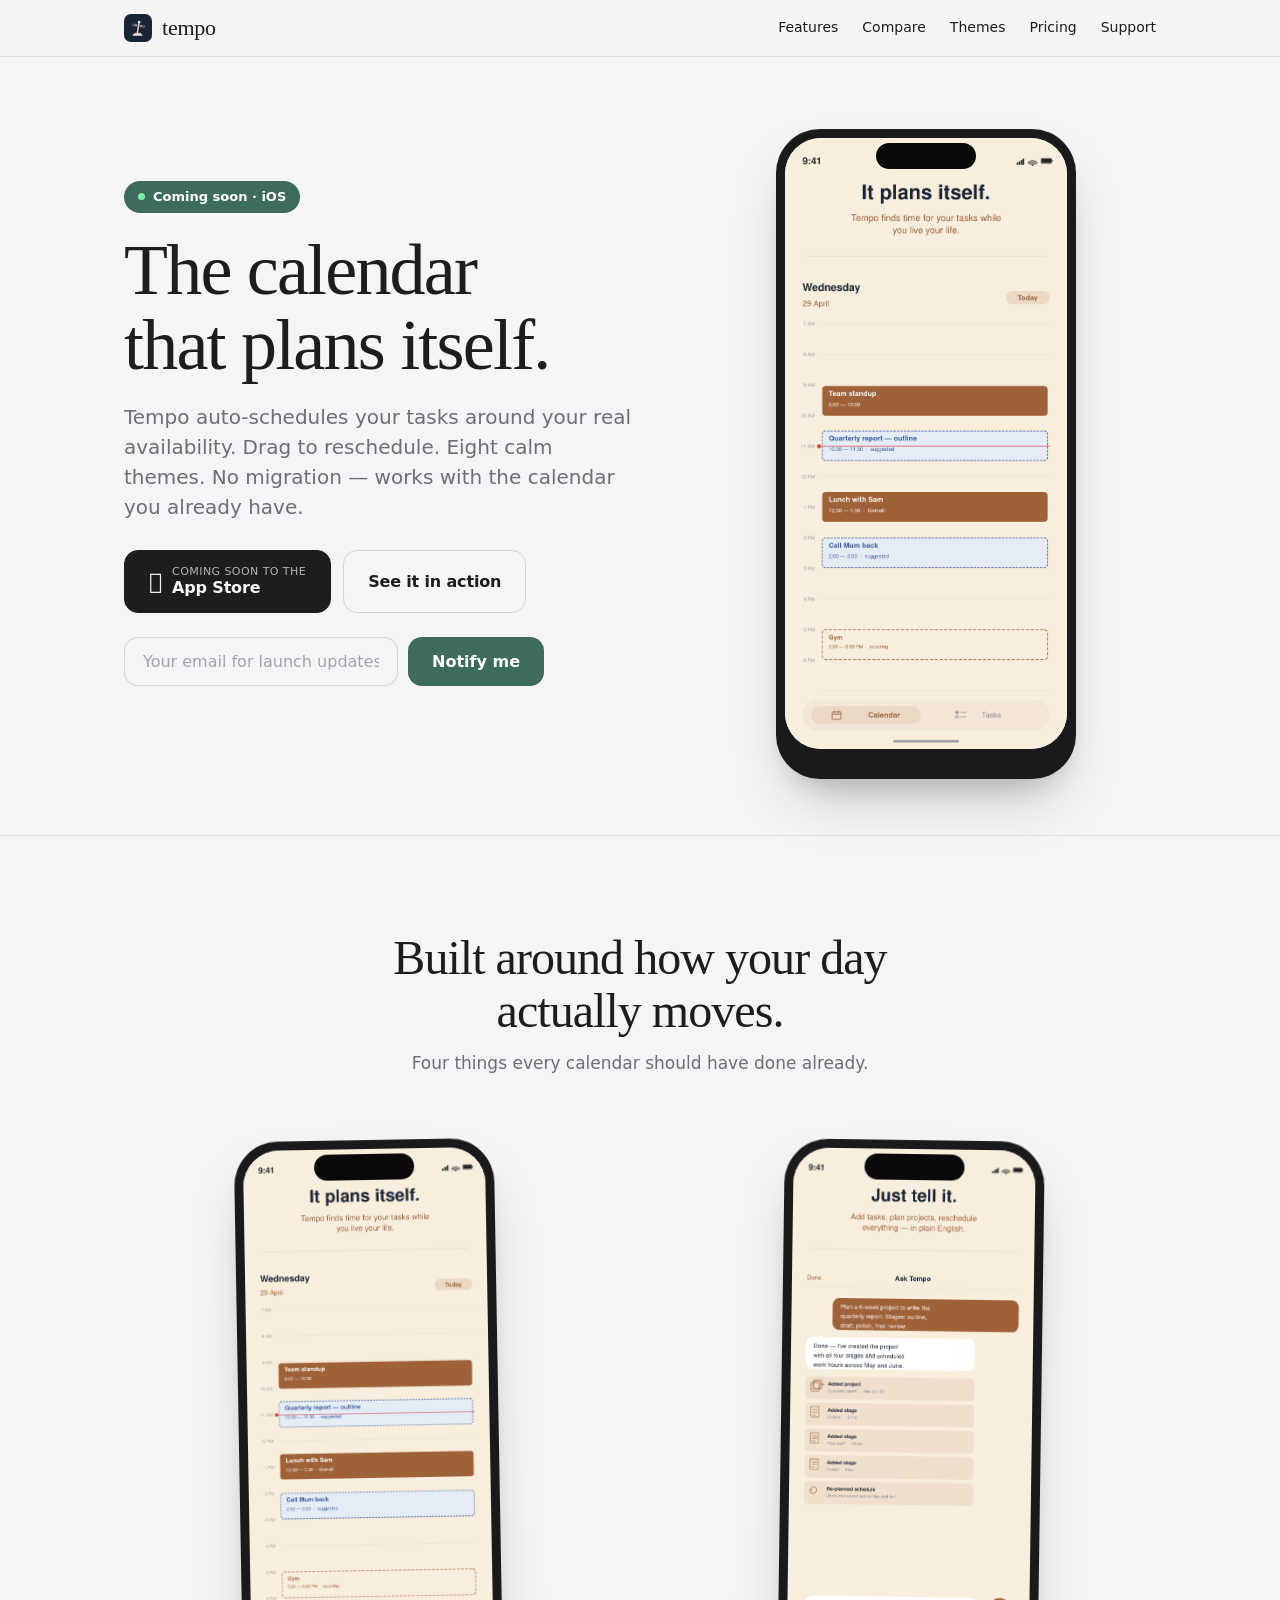
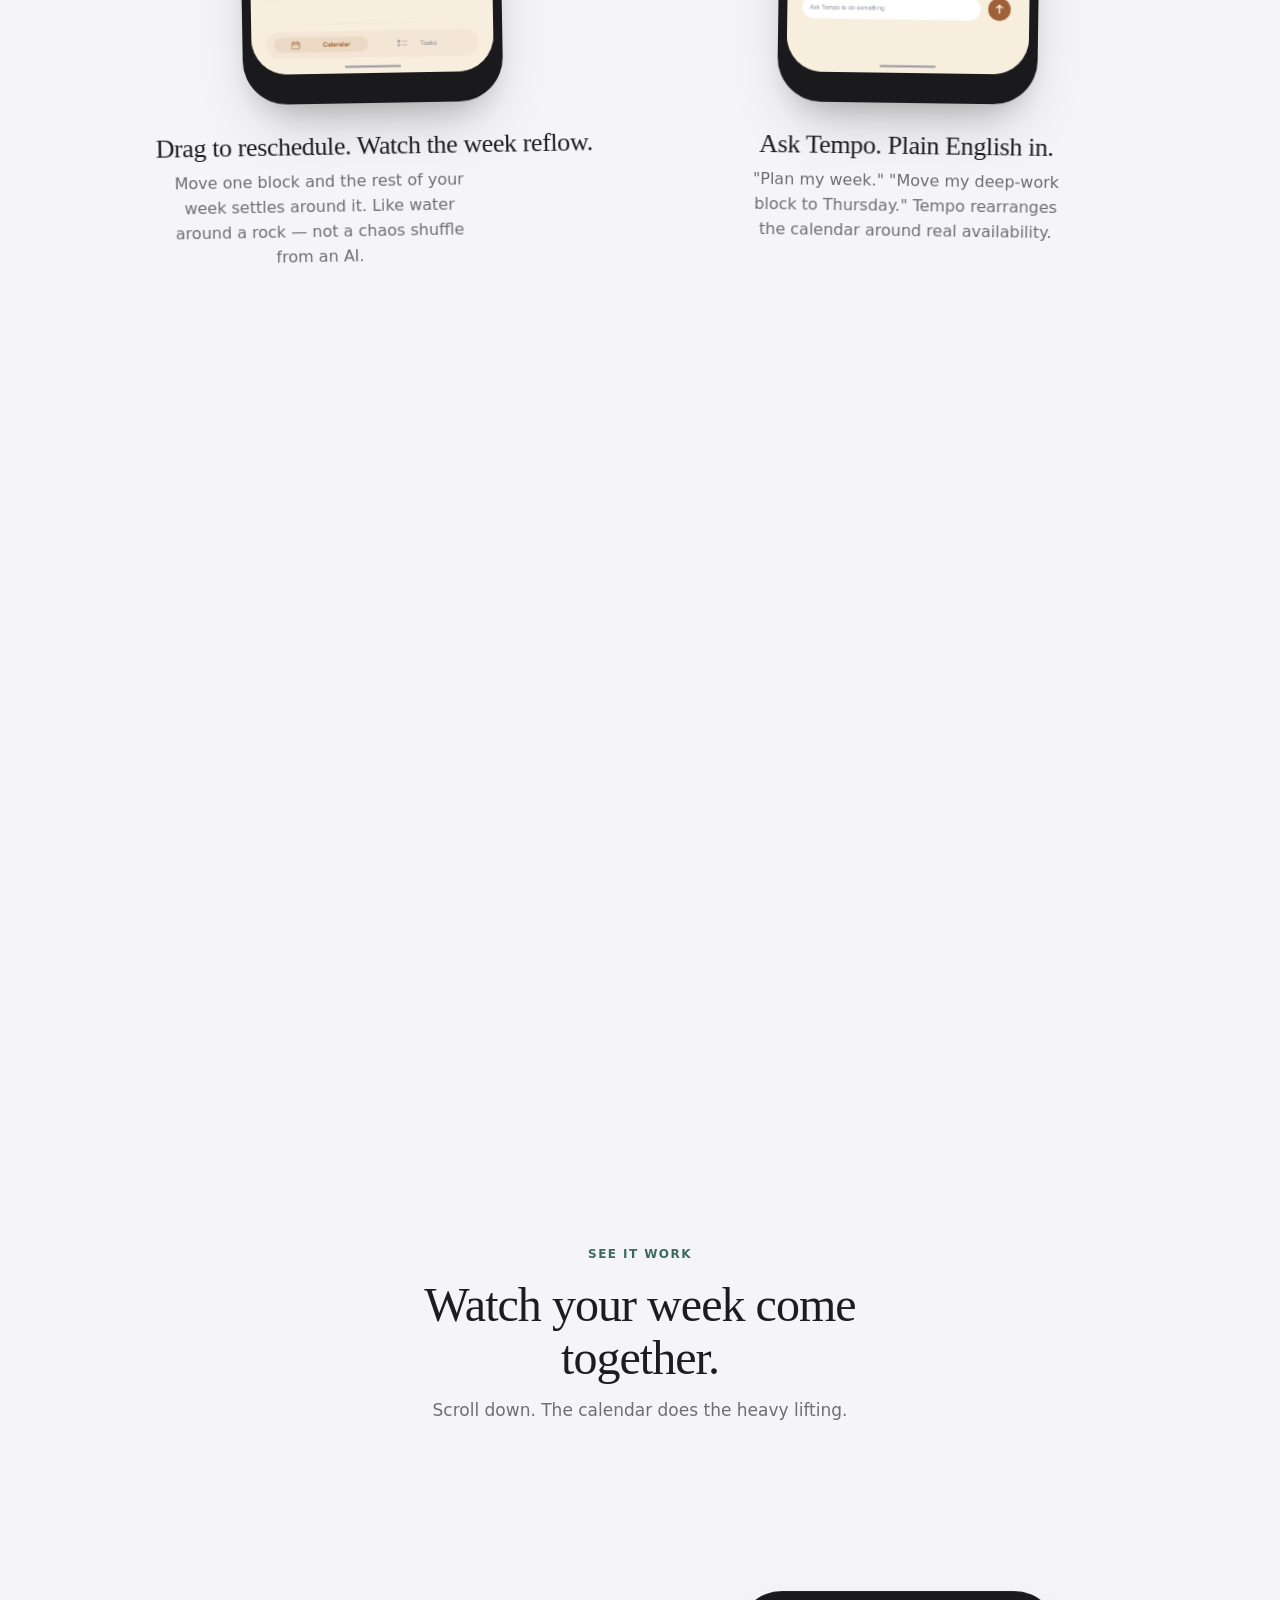
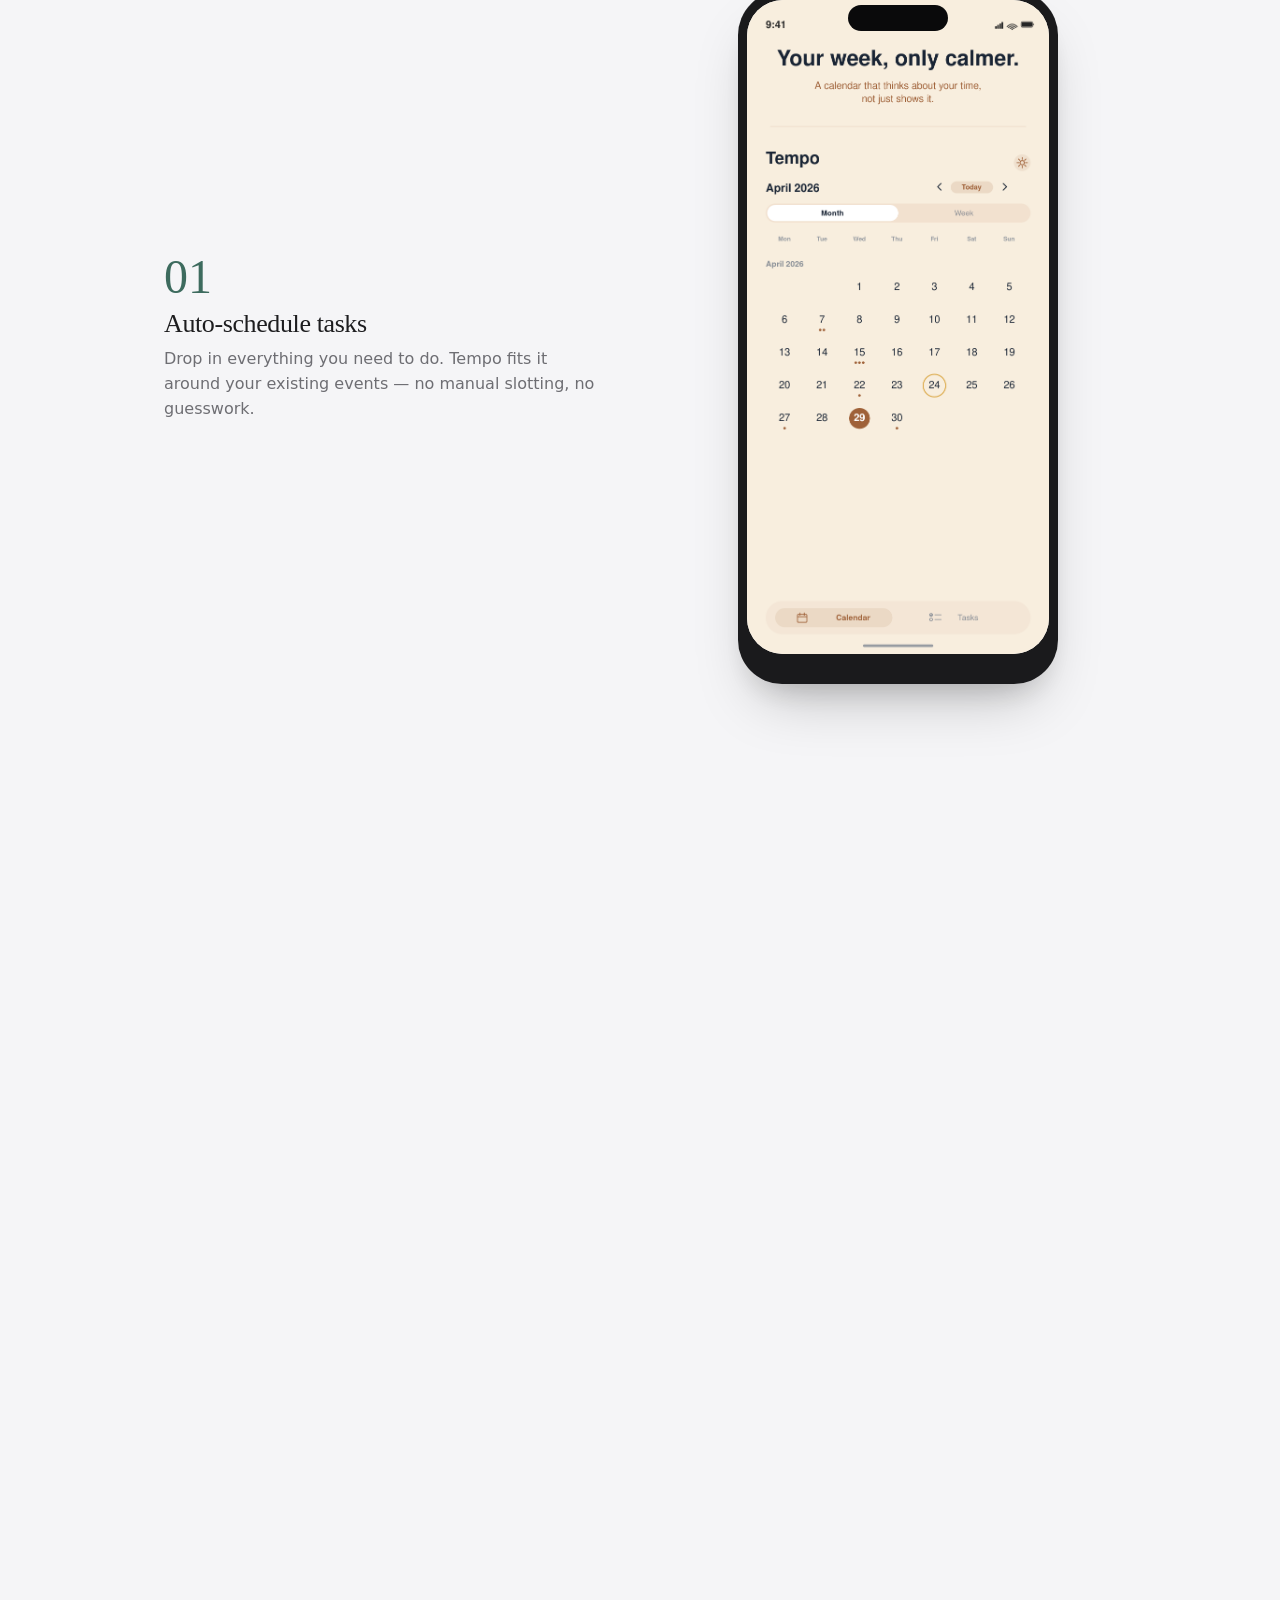
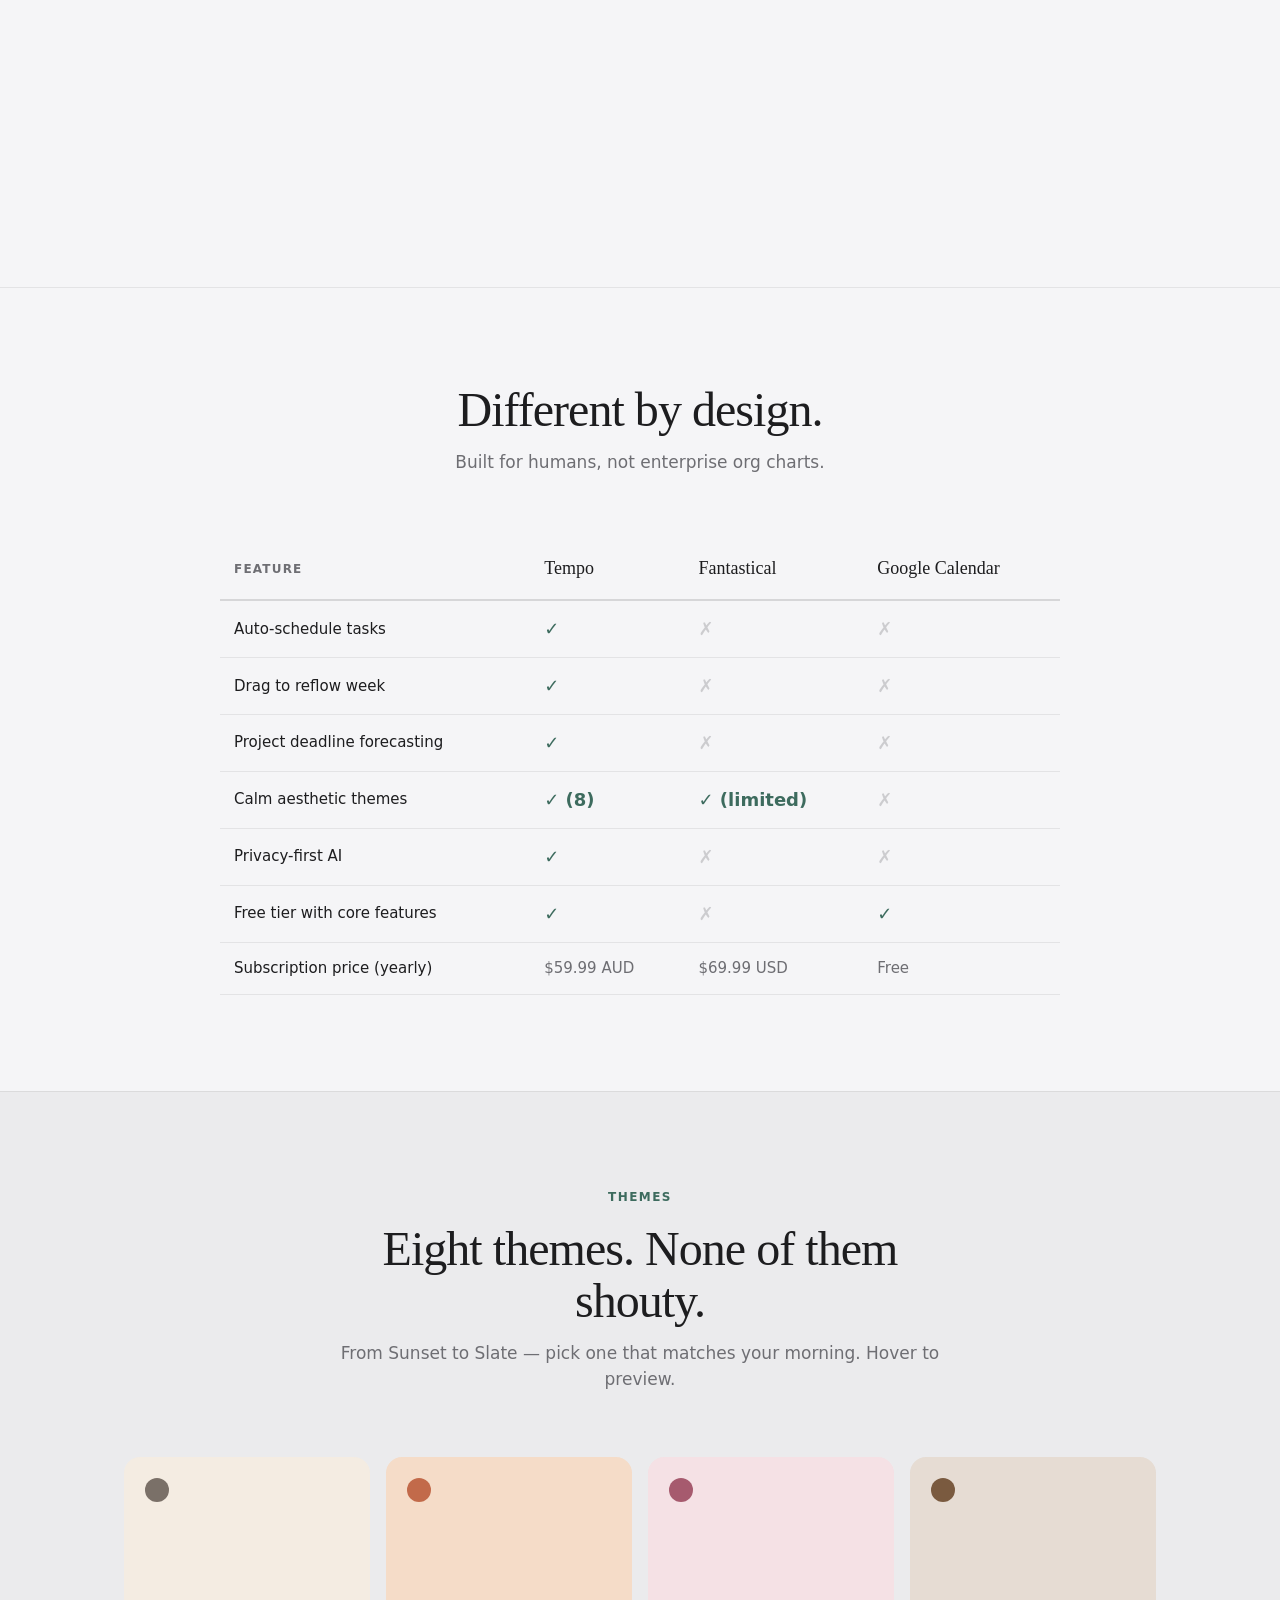
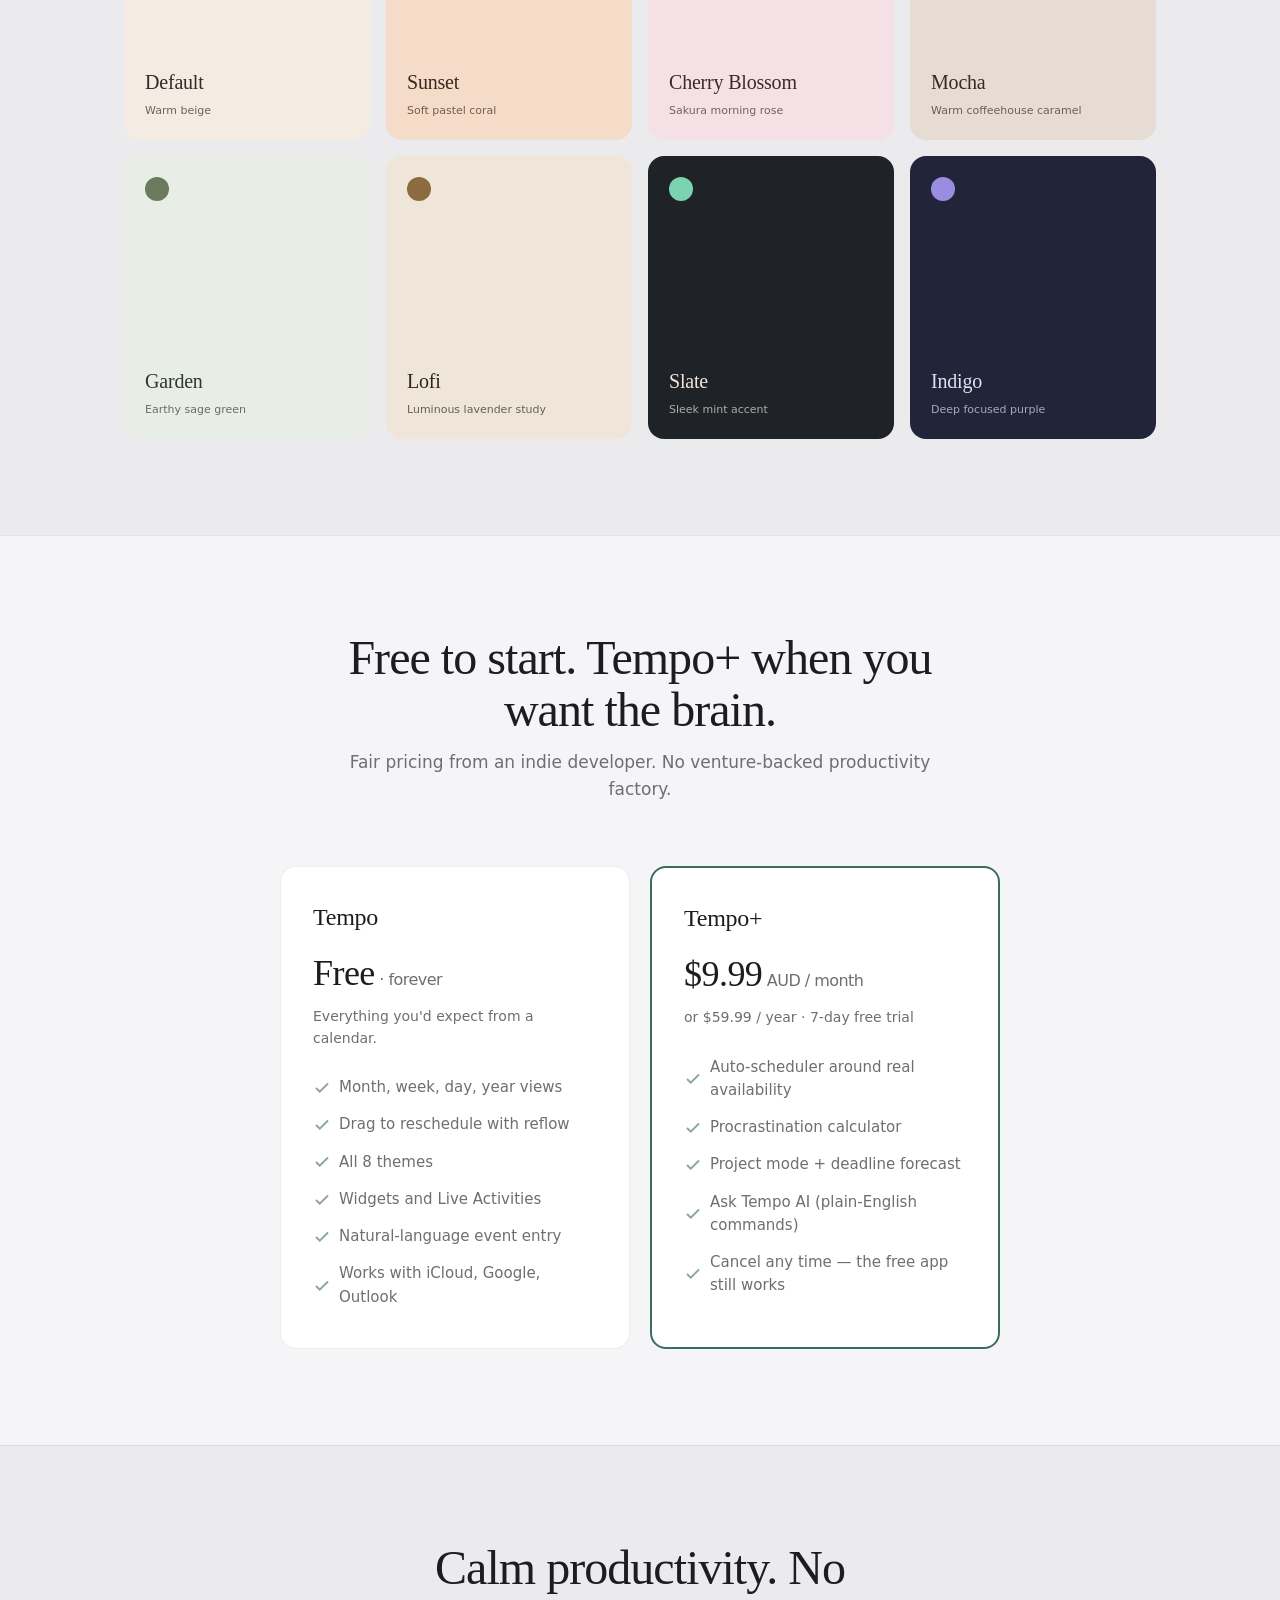
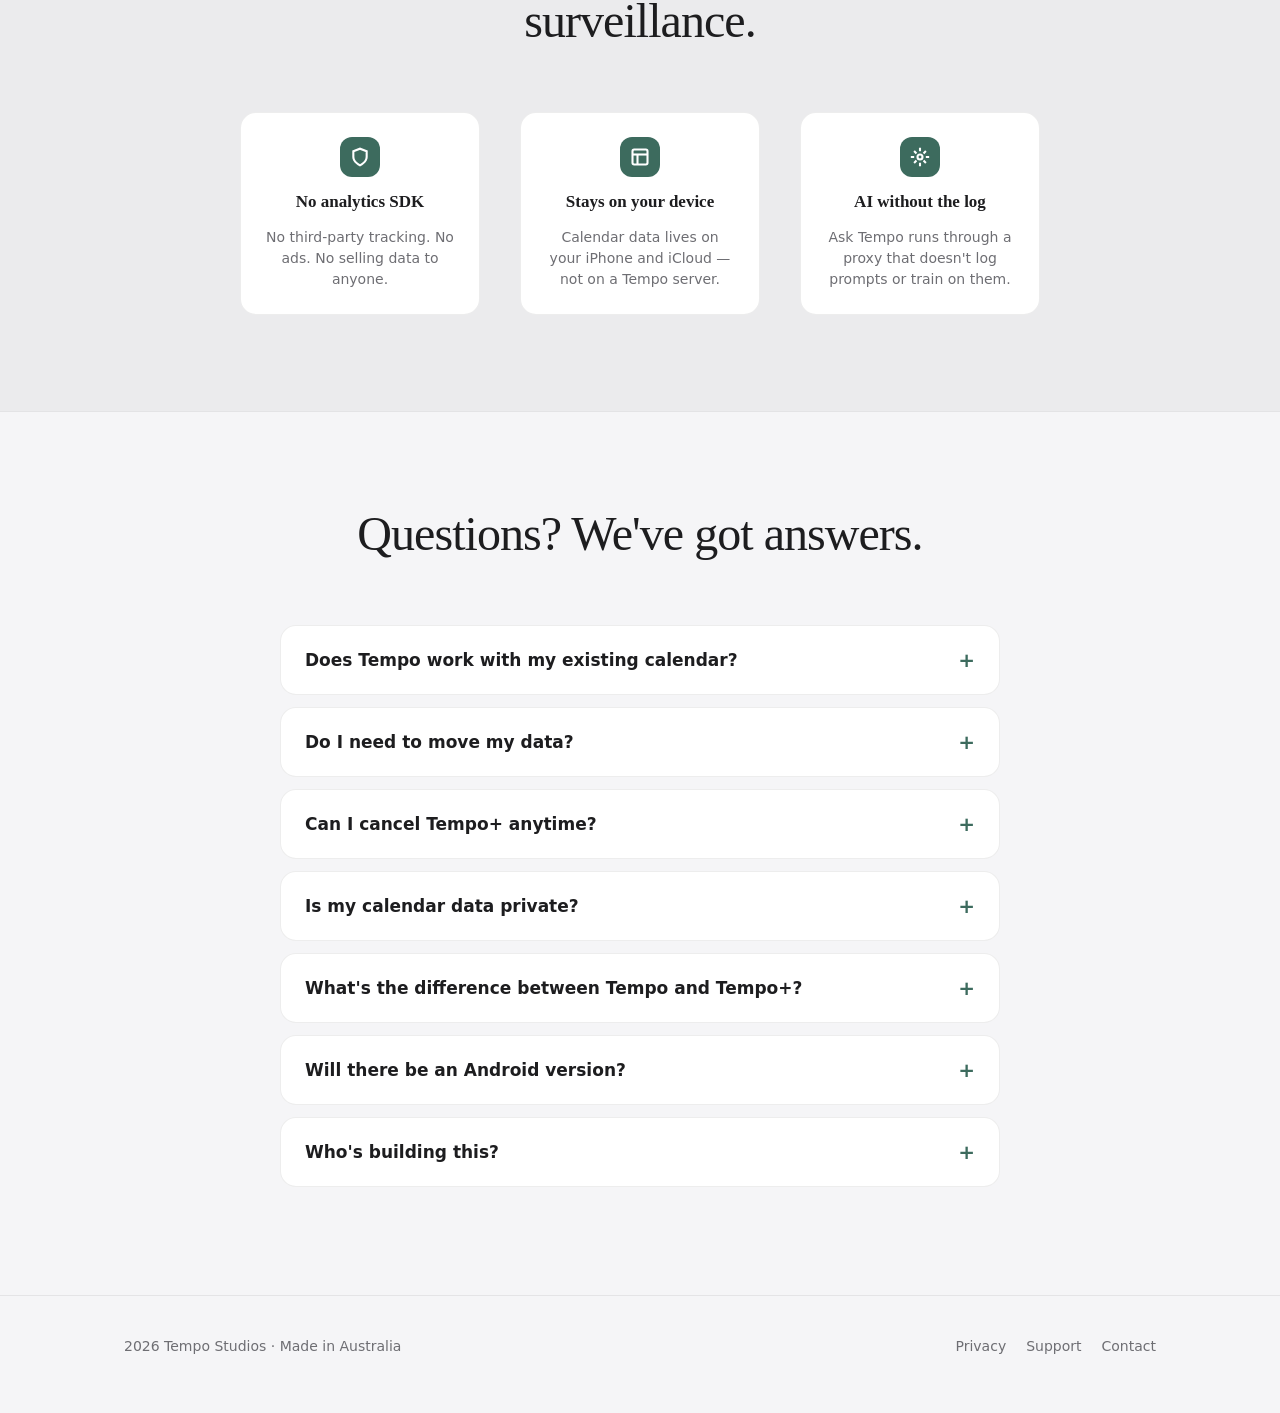
<file: index.html>
<!doctype html>
<html lang="en">
<head>
<meta charset="utf-8">
<meta name="viewport" content="width=device-width, initial-scale=1, viewport-fit=cover">
<title>tempo — the calm calendar that plans itself</title>
<meta name="description" content="Tempo is a calm iOS calendar that auto-schedules your tasks around your real availability. Eight beautiful themes. Drag to reschedule. No migration required. Coming soon to iOS.">
<meta name="theme-color" content="#F5F5F7">

<meta property="og:title" content="tempo — the calm calendar that plans itself">
<meta property="og:description" content="Auto-schedules your tasks around your real availability. Eight themes. Drag to reschedule. No migration required.">
<meta property="og:type" content="website">
<meta property="og:url" content="https://tempocalendar.app/">
<meta property="og:image" content="https://tempocalendar.app/assets/screenshots/frame_6_themes.png">

<link rel="apple-touch-icon" href="assets/app-icon.png">
<link rel="icon" href="assets/app-icon.png" type="image/png">

<style>
/* ═══════════ DESIGN TOKENS ═══════════ */
:root {
  --bg: #F5F5F7;
  --bg-alt: #EBEBED;
  --ink: #1D1D1F;
  --ink-soft: #6E6E73;
  --accent: #3D6B5E;
  --accent-soft: #5B8A7E;
  --card: #FFFFFF;
  --rule: rgba(29,29,31,0.08);
  --rule-strong: rgba(29,29,31,0.14);
  --radius: 16px;
  --max: 1080px;
  --serif: 'New York', 'Times New Roman', Georgia, serif;
  --sans: -apple-system, BlinkMacSystemFont, 'SF Pro Display', system-ui, sans-serif;
}

/* Dark mode */
@media (prefers-color-scheme: dark) {
  :root {
    --bg: #1C1C1E;
    --bg-alt: #2C2C2E;
    --ink: #F5F5F7;
    --ink-soft: #98989D;
    --accent: #5B9A8A;
    --accent-soft: #7BB5A5;
    --card: #2C2C2E;
    --rule: rgba(245,245,247,0.1);
    --rule-strong: rgba(245,245,247,0.16);
  }
}

/* ═══════════ RESET ═══════════ */
*, *::before, *::after { box-sizing: border-box; }
html, body { margin: 0; padding: 0; }
html { scroll-behavior: smooth; }
body {
  background: var(--bg);
  color: var(--ink);
  font-family: var(--sans);
  font-size: 17px;
  line-height: 1.55;
  -webkit-font-smoothing: antialiased;
  -moz-osx-font-smoothing: grayscale;
  text-rendering: optimizeLegibility;
}
img { max-width: 100%; height: auto; display: block; }
a { color: var(--ink); text-decoration: none; transition: color .2s; }
a:hover { color: var(--accent); }

.wrap { max-width: var(--max); margin: 0 auto; padding: 0 24px; }

/* ═══════════ TYPOGRAPHY ═══════════ */
h1 {
  font-family: var(--serif);
  font-size: clamp(42px, 6.5vw, 72px);
  line-height: 1.04; letter-spacing: -0.025em;
  margin: 0 0 20px; font-weight: 500;
}
h2 {
  font-family: var(--serif);
  font-size: clamp(32px, 4.5vw, 48px);
  line-height: 1.1; letter-spacing: -0.02em;
  margin: 0 0 14px; font-weight: 500;
}
h3 {
  font-family: var(--serif);
  font-size: 26px; line-height: 1.15; letter-spacing: -0.015em;
  margin: 0 0 8px; font-weight: 500;
}
.eyebrow {
  font-size: 12px; letter-spacing: 0.12em; text-transform: uppercase;
  color: var(--accent); font-weight: 600; margin-bottom: 16px;
}
.tagline {
  font-size: 20px; line-height: 1.5; color: var(--ink-soft);
  margin: 0; max-width: 40ch;
}

/* ═══════════ NAV ═══════════ */
nav {
  position: sticky; top: 0; z-index: 100;
  background: rgba(245,245,247,0.82);
  backdrop-filter: saturate(180%) blur(20px);
  -webkit-backdrop-filter: saturate(180%) blur(20px);
  border-bottom: 1px solid var(--rule);
}
@media (prefers-color-scheme: dark) {
  nav { background: rgba(28,28,30,0.82); }
}
nav .wrap { display: flex; align-items: center; justify-content: space-between; height: 56px; }
.brand {
  display: flex; align-items: center; gap: 10px;
  font-family: var(--serif); font-size: 22px; letter-spacing: -0.01em; font-weight: 500;
}
.brand img { width: 28px; height: 28px; border-radius: 7px; }
.nav-links { display: flex; gap: 24px; font-size: 14px; color: var(--ink-soft); font-weight: 500; }
.nav-cta {
  background: var(--accent); color: #fff !important;
  padding: 8px 16px; border-radius: 20px; font-weight: 600;
  transition: background .2s, transform .15s;
}
.nav-cta:hover { background: var(--accent-soft); color: #fff !important; transform: translateY(-1px); }
@media (max-width: 680px) { .nav-links { display: none; } }

/* ═══════════ HERO ═══════════ */
.hero { padding: 72px 0 56px; }
.hero-grid {
  display: grid;
  grid-template-columns: 1.1fr 1fr;
  gap: 64px;
  align-items: center;
}
@media (max-width: 880px) {
  .hero { padding: 48px 0 40px; }
  .hero-grid { grid-template-columns: 1fr; gap: 40px; text-align: center; }
  .hero .cta-row { justify-content: center; }
  .tagline { margin: 0 auto; }
}
.hero-badge {
  display: inline-flex; align-items: center; gap: 8px;
  background: var(--accent); color: #fff;
  padding: 6px 14px; border-radius: 20px;
  font-size: 13px; font-weight: 600; margin-bottom: 20px;
}
.hero-badge-dot {
  width: 7px; height: 7px; border-radius: 50%;
  background: #7BEFA4; animation: pulse-dot 2s ease-in-out infinite;
}
@keyframes pulse-dot {
  0%, 100% { opacity: 1; }
  50% { opacity: 0.4; }
}
.cta-row { display: flex; gap: 12px; flex-wrap: wrap; margin-top: 28px; }
.btn {
  display: inline-flex; align-items: center; gap: 10px;
  background: var(--ink); color: var(--bg);
  padding: 15px 24px;
  border-radius: 14px;
  font-family: var(--sans); font-size: 16px; font-weight: 600;
  letter-spacing: -0.01em;
  border: 1.5px solid var(--ink);
  transition: transform .15s, opacity .15s, background .2s;
}
.btn:hover { color: var(--bg); transform: translateY(-2px); }
.btn .apple-glyph { font-size: 22px; line-height: 1; }
.btn .stack { display: flex; flex-direction: column; line-height: 1.15; text-align: left; }
.btn .stack .small { font-size: 11px; opacity: 0.7; letter-spacing: 0.04em; text-transform: uppercase; font-weight: 500; }
.btn-secondary {
  background: transparent; color: var(--ink);
  border-color: var(--rule-strong);
}
.btn-secondary:hover { color: var(--ink); background: var(--bg-alt); }

/* ───── Email signup ───── */
.signup-form {
  display: flex; gap: 10px; margin-top: 24px; max-width: 420px;
}
@media (max-width: 880px) { .signup-form { margin: 24px auto 0; } }
@media (max-width: 480px) { .signup-form { flex-direction: column; } }
.signup-form input {
  flex: 1;
  padding: 14px 18px;
  border: 1.5px solid var(--rule-strong);
  border-radius: 14px;
  font-family: var(--sans); font-size: 16px;
  background: var(--bg); color: var(--ink);
  outline: none; transition: border-color 0.2s;
}
.signup-form input:focus { border-color: var(--accent); }
.signup-form input::placeholder { color: var(--ink-soft); opacity: 0.6; }
.signup-form button {
  padding: 14px 24px;
  background: var(--accent); color: #fff;
  border: none; border-radius: 14px;
  font-family: var(--sans); font-size: 16px; font-weight: 600;
  cursor: pointer; transition: background 0.2s, transform 0.15s;
  white-space: nowrap;
}
.signup-form button:hover { background: var(--accent-soft); transform: translateY(-1px); }
.signup-form button:disabled { opacity: 0.6; cursor: default; transform: none; }
.signup-msg {
  font-size: 13px; margin-top: 8px; min-height: 20px;
  transition: color 0.3s;
}
.signup-msg.success { color: var(--accent); }
.signup-msg.error { color: #c44; }

/* ───── Phone Frame ───── */
.phone {
  position: relative;
  width: 100%;
  max-width: 300px;
  aspect-ratio: 9 / 19.5;
  background: #1a1a1c;
  border-radius: 44px;
  padding: 9px;
  box-shadow:
    0 1px 0 rgba(255,255,255,0.06) inset,
    0 30px 60px -20px rgba(0,0,0,0.25),
    0 18px 32px -16px rgba(0,0,0,0.18);
  margin: 0 auto;
  transition: transform 0.6s cubic-bezier(0.16,1,0.3,1);
}
.phone::before {
  content: ""; position: absolute;
  top: 14px; left: 50%; transform: translateX(-50%);
  width: 100px; height: 26px; background: #0a0a0b;
  border-radius: 14px; z-index: 2;
}
.phone-screen {
  width: 100%; aspect-ratio: 9 / 19.5;
  border-radius: 36px;
  overflow: hidden;
  background: var(--bg);
  position: relative;
}
.phone-screen img {
  width: 100%; height: 100%; object-fit: cover;
  position: absolute; top: 0; left: 0;
  transition: opacity 0.5s ease;
}
.phone-screen img.active { opacity: 1; z-index: 1; }
.phone-screen img:not(.active) { opacity: 0; z-index: 0; }
.phone-screen video {
  width: 100%; height: 100%; object-fit: cover;
  position: absolute; top: 0; left: 0;
}

/* ═══════════ SECTIONS ═══════════ */
section { padding: 96px 0; border-top: 1px solid var(--rule); }
@media (max-width: 880px) { section { padding: 64px 0; } }
.section-head { max-width: 600px; margin: 0 auto 64px; text-align: center; }
.section-head h2 { margin-bottom: 12px; }
.section-sub { font-size: 17px; color: var(--ink-soft); margin: 0; }

/* ═══════════ FEATURES ═══════════ */
.features {
  display: grid;
  grid-template-columns: repeat(2, 1fr);
  gap: 56px 48px;
  align-items: start;
}
@media (max-width: 880px) { .features { grid-template-columns: 1fr; gap: 56px; } }
.feature { display: flex; flex-direction: column; gap: 28px; align-items: center; text-align: center; }
.feature p { margin: 0; color: var(--ink-soft); max-width: 32ch; font-size: 16px; }
.feature .phone { max-width: 260px; }

/* ═══════════ SCROLL DEMO (Apple-style) ═══════════ */
.scroll-demo-section {
  position: relative;
  border-top: none;
  padding: 0;
}
.scroll-demo-section .section-head { padding-top: 96px; }
.scroll-demo-canvas {
  position: relative;
  height: 400vh;
}
.scroll-demo-sticky {
  position: sticky;
  top: 0;
  height: 100vh;
  display: flex;
  align-items: center;
  justify-content: center;
  overflow: hidden;
}
.scroll-demo-inner {
  display: grid;
  grid-template-columns: 1fr 1fr;
  gap: 80px;
  align-items: center;
  width: 100%;
  max-width: 1000px;
  padding: 0 24px;
}
@media (max-width: 880px) {
  .scroll-demo-inner { grid-template-columns: 1fr; gap: 32px; }
  .scroll-demo-callouts { text-align: center; }
}
.scroll-demo-phone-wrap {
  display: flex; justify-content: center;
}
.scroll-demo-phone-wrap .phone {
  max-width: 320px;
  transform-origin: center center;
  will-change: transform;
}
.scroll-demo-callouts {
  position: relative;
  min-height: 260px;
}
.demo-callout {
  position: absolute;
  top: 50%; left: 0; transform: translateY(-50%);
  opacity: 0;
  transition: opacity 0.5s ease, transform 0.5s cubic-bezier(0.16,1,0.3,1);
  pointer-events: none;
}
.demo-callout.active {
  opacity: 1;
  pointer-events: auto;
}
.demo-callout-number {
  font-family: var(--serif);
  font-size: 48px; font-weight: 500; color: var(--accent);
  line-height: 1; margin-bottom: 8px;
}
.demo-callout h3 { margin-bottom: 8px; }
.demo-callout p { color: var(--ink-soft); font-size: 16px; margin: 0; }

/* ───── Demo milestones (invisible trigger points) ───── */
.demo-milestones {
  position: absolute;
  top: 0; left: 0; right: 0; bottom: 0;
  pointer-events: none;
  display: flex;
  flex-direction: column;
  justify-content: space-evenly;
}
.demo-milestone {
  height: 20vh;
  pointer-events: auto;
}

/* ═══════════ COMPARISON TABLE ═══════════ */
.comparison-table {
  max-width: 840px;
  margin: 0 auto;
  overflow-x: auto;
}
table {
  width: 100%;
  border-collapse: collapse;
  font-size: 15px;
}
thead th {
  font-family: var(--serif);
  font-size: 18px;
  font-weight: 500;
  padding: 16px 14px;
  text-align: left;
  border-bottom: 2px solid var(--rule-strong);
}
thead th:first-child { color: var(--ink-soft); font-size: 12px; text-transform: uppercase; letter-spacing: 0.1em; font-family: var(--sans); font-weight: 600; }
tbody td {
  padding: 14px;
  border-bottom: 1px solid var(--rule);
  color: var(--ink-soft);
}
tbody td:first-child { font-weight: 500; color: var(--ink); }
.check { color: var(--accent); font-size: 18px; font-weight: 600; }
.cross { color: var(--ink-soft); opacity: 0.3; font-size: 18px; }

/* ═══════════ THEMES ═══════════ */
.themes { background: var(--bg-alt); }
.theme-strip {
  display: grid; grid-template-columns: repeat(4, 1fr);
  gap: 16px;
}
@media (max-width: 760px) { .theme-strip { grid-template-columns: repeat(2, 1fr); } }
.swatch {
  aspect-ratio: 1 / 1.15;
  border-radius: var(--radius);
  padding: 20px;
  display: flex; flex-direction: column; justify-content: space-between;
  border: 1.5px solid transparent;
  cursor: pointer;
  transition: transform 0.25s cubic-bezier(0.16,1,0.3,1), box-shadow 0.25s ease, border-color 0.25s ease;
}
.swatch:hover {
  transform: translateY(-6px);
  box-shadow: 0 12px 32px rgba(0,0,0,0.14);
  border-color: rgba(0,0,0,0.12);
}
.swatch.theme-active {
  border: 2px solid var(--ink);
  box-shadow: 0 6px 20px rgba(0,0,0,0.18);
}
.swatch .dot { width: 24px; height: 24px; border-radius: 50%; }
.swatch .name { font-family: var(--serif); font-size: 20px; font-weight: 500; letter-spacing: -0.01em; }
.swatch .sub { font-size: 11px; opacity: 0.7; margin-top: 4px; font-weight: 500; }

/* ═══════════ PRICING ═══════════ */
.pricing-grid {
  display: grid; grid-template-columns: 1fr 1fr;
  gap: 20px; max-width: 720px; margin: 0 auto;
}
@media (max-width: 760px) { .pricing-grid { grid-template-columns: 1fr; } }
.price-card {
  background: var(--card);
  border: 1px solid var(--rule);
  border-radius: var(--radius);
  padding: 32px;
  transition: border-color 0.2s;
}
.price-card.featured { border-color: var(--accent); border-width: 2px; }
.price-card h4 {
  font-family: var(--serif); font-size: 24px; font-weight: 500; letter-spacing: -0.01em;
  margin: 0 0 6px;
}
.price {
  font-family: var(--serif); font-size: 36px; letter-spacing: -0.015em;
  margin: 10px 0 4px; font-weight: 500;
}
.price small { font-size: 16px; color: var(--ink-soft); font-family: var(--sans); font-weight: 400; }
.price-sub { color: var(--ink-soft); font-size: 14px; margin: 0 0 20px; }
.price-list { list-style: none; padding: 0; margin: 0; }
.price-list li {
  padding: 7px 0; font-size: 15px; color: var(--ink-soft);
  display: flex; align-items: center; gap: 8px;
}
.price-list li::before {
  content: "";
  width: 18px; height: 18px;
  background: var(--accent);
  -webkit-mask-image: url("data:image/svg+xml,%3Csvg xmlns='http://www.w3.org/2000/svg' viewBox='0 0 24 24' fill='none' stroke='black' stroke-width='2.5'%3E%3Cpolyline points='20 6 9 17 4 12'%3E%3C/polyline%3E%3C/svg%3E");
  mask-image: url("data:image/svg+xml,%3Csvg xmlns='http://www.w3.org/2000/svg' viewBox='0 0 24 24' fill='none' stroke='black' stroke-width='2.5'%3E%3Cpolyline points='20 6 9 17 4 12'%3E%3C/polyline%3E%3C/svg%3E");
  -webkit-mask-size: contain; mask-size: contain;
  flex-shrink: 0;
  opacity: 0.6;
}

/* ═══════════ PRIVACY ═══════════ */
.privacy-band { text-align: center; background: var(--bg-alt); }
.privacy-strip {
  display: flex; justify-content: center; gap: 40px; margin-top: 40px;
  flex-wrap: wrap;
}
@media (max-width: 720px) { .privacy-strip { flex-direction: column; align-items: center; gap: 32px; } }
.privacy-card {
  display: flex; flex-direction: column; align-items: center; gap: 12px;
  max-width: 240px; padding: 24px;
  background: var(--card); border-radius: var(--radius);
  border: 1px solid var(--rule);
}
.privacy-icon {
  width: 40px; height: 40px; border-radius: 12px;
  background: var(--accent);
  display: flex; align-items: center; justify-content: center;
  color: #fff; font-size: 20px;
}
.privacy-card h4 { margin: 0; font-family: var(--serif); font-size: 17px; }
.privacy-card p { margin: 0; color: var(--ink-soft); font-size: 14px; line-height: 1.5; }

/* ═══════════ FAQ ═══════════ */
.faq-list { max-width: 720px; margin: 0 auto; }
.faq-item {
  background: var(--card);
  border: 1px solid var(--rule);
  border-radius: var(--radius);
  margin-bottom: 12px;
  overflow: hidden;
}
.faq-question {
  width: 100%; padding: 22px 24px;
  background: none; border: none; text-align: left;
  font-family: var(--sans); font-size: 17px; font-weight: 600;
  color: var(--ink); cursor: pointer;
  display: flex; justify-content: space-between; align-items: center;
  transition: color 0.2s;
}
.faq-question:hover { color: var(--accent); }
.faq-icon {
  font-size: 20px; transition: transform 0.3s cubic-bezier(0.16,1,0.3,1);
  color: var(--accent); flex-shrink: 0;
}
.faq-item.open .faq-icon { transform: rotate(45deg); }
.faq-answer {
  max-height: 0; overflow: hidden;
  transition: max-height 0.35s cubic-bezier(0.16,1,0.3,1), padding 0.35s ease;
  padding: 0 24px; color: var(--ink-soft); font-size: 15px; line-height: 1.65;
}
.faq-item.open .faq-answer { max-height: 400px; padding: 0 24px 22px; }

/* ═══════════ FOOTER ═══════════ */
footer {
  border-top: 1px solid var(--rule);
  padding: 40px 0 56px;
  font-size: 14px; color: var(--ink-soft);
}
footer .wrap { display: flex; justify-content: space-between; flex-wrap: wrap; gap: 16px; }
.footer-links { display: flex; gap: 20px; }
.footer-links a { color: var(--ink-soft); font-weight: 500; }
.footer-links a:hover { color: var(--ink); }

/* ═══════════ ANIMATIONS ═══════════ */
@keyframes fade-up {
  from { opacity: 0; transform: translateY(20px); }
  to   { opacity: 1; transform: translateY(0); }
}
.hero { animation: fade-up 0.7s cubic-bezier(0.16,1,0.3,1) both; }
.hero-grid > div:last-child { animation: fade-up 0.7s 0.15s cubic-bezier(0.16,1,0.3,1) both; }

.reveal {
  opacity: 0; transform: translateY(28px);
  transition: opacity 0.7s cubic-bezier(0.16,1,0.3,1), transform 0.7s cubic-bezier(0.16,1,0.3,1);
}
.reveal.visible { opacity: 1; transform: translateY(0); }

/* Staggered cascade for feature cards */
.features .feature.reveal {
  transform: translateY(48px);
  transition: opacity 0.65s cubic-bezier(0.16,1,0.3,1), transform 0.65s cubic-bezier(0.16,1,0.3,1);
}
.features .feature.reveal:nth-child(1) { transition-delay: 0s; }
.features .feature.reveal:nth-child(2) { transition-delay: 0.1s; }
.features .feature.reveal:nth-child(3) { transition-delay: 0.2s; }
.features .feature.reveal:nth-child(4) { transition-delay: 0.3s; }
.features .feature.reveal.visible:nth-child(1) { transform: translateY(0) rotate(-1deg); }
.features .feature.reveal.visible:nth-child(2) { transform: translateY(0) rotate(0.8deg); }
.features .feature.reveal.visible:nth-child(3) { transform: translateY(0) rotate(-0.6deg); }
.features .feature.reveal.visible:nth-child(4) { transform: translateY(0) rotate(1.2deg); }

@media (prefers-reduced-motion: reduce) {
  .reveal { opacity: 1; transform: none; transition: none; }
  .features .feature.reveal { opacity: 1; transform: none; transition: none; }
  .hero, .hero-grid > div:last-child { animation: none; }
  .phone { transition: none !important; }
}

/* ═══════════ RESPONSIVE ═══════════ */
@media (max-width: 600px) {
  h1 { font-size: 36px; }
  h2 { font-size: 28px; }
  .hero-badge { font-size: 12px; padding: 5px 12px; }
  .btn { padding: 13px 20px; font-size: 15px; }
}
</style>
</head>
<body>

<!-- ═══ NAV ═══ -->
<nav>
  <div class="wrap">
    <a class="brand" href="#">
      <img src="assets/app-icon.png" alt="tempo app icon" width="28" height="28">
      <span>tempo</span>
    </a>
    <div class="nav-links">
      <a href="#features">Features</a>
      <a href="#comparison">Compare</a>
      <a href="#themes">Themes</a>
      <a href="#pricing">Pricing</a>
      <a href="https://yahmez3.github.io/tempo-legal/support.html">Support</a>
    </div>
  </div>
</nav>

<!-- ═══ HERO ═══ -->
<header class="hero">
  <div class="wrap hero-grid">
    <div>
      <div class="hero-badge">
        <span class="hero-badge-dot"></span>
        Coming soon · iOS
      </div>
      <h1>The calendar<br>that plans itself.</h1>
      <p class="tagline">Tempo auto-schedules your tasks around your real availability. Drag to reschedule. Eight calm themes. No migration — works with the calendar you already have.</p>
      <div class="cta-row">
        <a class="btn" href="#" aria-label="Coming soon to the App Store">
          <span class="apple-glyph">&#xF8FF;</span>
          <span class="stack">
            <span class="small">Coming soon to the</span>
            <span>App Store</span>
          </span>
        </a>
        <a class="btn btn-secondary" href="#demo">See it in action</a>
      </div>
      <form class="signup-form" id="signupForm" action="https://formspree.io/f/xaewwoqw" method="POST">
        <input type="email" name="email" placeholder="Your email for launch updates" required>
        <button type="submit">Notify me</button>
      </form>
      <p class="signup-msg" id="signupMsg"></p>
    </div>
    <div>
      <div class="phone">
        <div class="phone-screen">
          <img src="assets/screenshots/frame_2_day.png" alt="Tempo day view showing time-blocked schedule" class="active">
        </div>
      </div>
    </div>
  </div>
</header>

<!-- ═══ FEATURES ═══ -->
<section id="features">
  <div class="wrap">
    <div class="section-head">
      <h2>Built around how your day actually moves.</h2>
      <p class="section-sub">Four things every calendar should have done already.</p>
    </div>
    <div class="features">
      <div class="feature reveal">
        <div class="phone"><div class="phone-screen"><img src="assets/screenshots/frame_2_day.png" alt="Tempo day view showing drag to reschedule" class="active"></div></div>
        <div>
          <h3>Drag to reschedule. Watch the week reflow.</h3>
          <p>Move one block and the rest of your week settles around it. Like water around a rock — not a chaos shuffle from an AI.</p>
        </div>
      </div>
      <div class="feature reveal">
        <div class="phone"><div class="phone-screen"><img src="assets/screenshots/frame_5_ai.png" alt="Ask Tempo conversational planner" class="active"></div></div>
        <div>
          <h3>Ask Tempo. Plain English in.</h3>
          <p>"Plan my week." "Move my deep-work block to Thursday." Tempo rearranges the calendar around real availability.</p>
        </div>
      </div>
      <div class="feature reveal">
        <div class="phone"><div class="phone-screen"><img src="assets/screenshots/frame_4_project.png" alt="Tempo project mode showing deadline forecast" class="active"></div></div>
        <div>
          <h3>Project mode that forecasts deadlines.</h3>
          <p>Plan a multi-week project into scheduled pieces. Tempo tells you whether the plan still fits before the due date.</p>
        </div>
      </div>
      <div class="feature reveal">
        <div class="phone"><div class="phone-screen"><img src="assets/screenshots/frame_3_leave.png" alt="Tempo when-to-leave Live Activity" class="active"></div></div>
        <div>
          <h3>"Time to leave" on your lock screen.</h3>
          <p>A live countdown ticking on the lock screen. The moment it's time, Maps opens hands-free.</p>
        </div>
      </div>
    </div>
  </div>
</section>

<!-- ═══ APPLE-STYLE SCROLL DEMO ═══ -->
<section class="scroll-demo-section" id="demo">
  <div class="section-head">
    <div class="eyebrow">See it work</div>
    <h2>Watch your week come together.</h2>
    <p class="section-sub">Scroll down. The calendar does the heavy lifting.</p>
  </div>

  <div class="scroll-demo-canvas" id="scrollDemoCanvas">
    <div class="scroll-demo-sticky">
      <div class="scroll-demo-inner">
        <div class="scroll-demo-callouts">
          <div class="demo-callout active" data-step="0">
            <div class="demo-callout-number">01</div>
            <h3>Auto-schedule tasks</h3>
            <p>Drop in everything you need to do. Tempo fits it around your existing events — no manual slotting, no guesswork.</p>
          </div>
          <div class="demo-callout" data-step="1">
            <div class="demo-callout-number">02</div>
            <h3>Drag to reflow</h3>
            <p>Move one task and the entire week reshapes itself around it. Like water finding its level.</p>
          </div>
          <div class="demo-callout" data-step="2">
            <div class="demo-callout-number">03</div>
            <h3>Project forecasting</h3>
            <p>Assign tasks to a project and Tempo maps them across weeks. See instantly whether your deadline still holds.</p>
          </div>
          <div class="demo-callout" data-step="3">
            <div class="demo-callout-number">04</div>
            <h3>Time to leave</h3>
            <p>A live countdown on your lock screen. When it hits zero, Maps opens. You walk out the door on time.</p>
          </div>
        </div>
        <div class="scroll-demo-phone-wrap">
          <div class="phone" id="demoPhone">
            <div class="phone-screen">
              <img src="assets/screenshots/frame_1_month.png" alt="Auto-schedule" class="active" data-screen="0">
              <img src="assets/screenshots/frame_2_day.png" alt="Drag to reflow" data-screen="1">
              <img src="assets/screenshots/frame_4_project.png" alt="Project forecasting" data-screen="2">
              <img src="assets/screenshots/frame_3_leave.png" alt="Time to leave" data-screen="3">
            </div>
          </div>
        </div>
      </div>
    </div>
  </div>
</section>

<!-- ═══ COMPARISON ═══ -->
<section id="comparison" class="reveal">
  <div class="wrap">
    <div class="section-head">
      <h2>Different by design.</h2>
      <p class="section-sub">Built for humans, not enterprise org charts.</p>
    </div>
    <div class="comparison-table">
      <table>
        <thead>
          <tr>
            <th>Feature</th>
            <th>Tempo</th>
            <th>Fantastical</th>
            <th>Google Calendar</th>
          </tr>
        </thead>
        <tbody>
          <tr>
            <td>Auto-schedule tasks</td>
            <td><span class="check">&#10003;</span></td>
            <td><span class="cross">&#10007;</span></td>
            <td><span class="cross">&#10007;</span></td>
          </tr>
          <tr>
            <td>Drag to reflow week</td>
            <td><span class="check">&#10003;</span></td>
            <td><span class="cross">&#10007;</span></td>
            <td><span class="cross">&#10007;</span></td>
          </tr>
          <tr>
            <td>Project deadline forecasting</td>
            <td><span class="check">&#10003;</span></td>
            <td><span class="cross">&#10007;</span></td>
            <td><span class="cross">&#10007;</span></td>
          </tr>
          <tr>
            <td>Calm aesthetic themes</td>
            <td><span class="check">&#10003; (8)</span></td>
            <td><span class="check">&#10003; (limited)</span></td>
            <td><span class="cross">&#10007;</span></td>
          </tr>
          <tr>
            <td>Privacy-first AI</td>
            <td><span class="check">&#10003;</span></td>
            <td><span class="cross">&#10007;</span></td>
            <td><span class="cross">&#10007;</span></td>
          </tr>
          <tr>
            <td>Free tier with core features</td>
            <td><span class="check">&#10003;</span></td>
            <td><span class="cross">&#10007;</span></td>
            <td><span class="check">&#10003;</span></td>
          </tr>
          <tr>
            <td>Subscription price (yearly)</td>
            <td>$59.99 AUD</td>
            <td>$69.99 USD</td>
            <td>Free</td>
          </tr>
        </tbody>
      </table>
    </div>
  </div>
</section>

<!-- ═══ THEMES ═══ -->
<section id="themes" class="themes reveal">
  <div class="wrap">
    <div class="section-head">
      <div class="eyebrow">Themes</div>
      <h2>Eight themes. None of them shouty.</h2>
      <p class="section-sub">From Sunset to Slate — pick one that matches your morning. Hover to preview.</p>
    </div>
    <div class="theme-strip">
      <div class="swatch" style="background:#F4ECE2;color:#2E2A26" data-theme="0"><div class="dot" style="background:#7A7068"></div><div><div class="name">Default</div><div class="sub">Warm beige</div></div></div>
      <div class="swatch" style="background:#F5DCC8;color:#3A2820" data-theme="1"><div class="dot" style="background:#C26A4A"></div><div><div class="name">Sunset</div><div class="sub">Soft pastel coral</div></div></div>
      <div class="swatch" style="background:#F5E1E5;color:#3A2A2D" data-theme="2"><div class="dot" style="background:#A65A6E"></div><div><div class="name">Cherry Blossom</div><div class="sub">Sakura morning rose</div></div></div>
      <div class="swatch" style="background:#E6DCD3;color:#3A2A20" data-theme="3"><div class="dot" style="background:#7A5A3F"></div><div><div class="name">Mocha</div><div class="sub">Warm coffeehouse caramel</div></div></div>
      <div class="swatch" style="background:#E8EDE5;color:#2D3A2A" data-theme="4"><div class="dot" style="background:#6B7A5F"></div><div><div class="name">Garden</div><div class="sub">Earthy sage green</div></div></div>
      <div class="swatch" style="background:#EFE6D9;color:#2A2622" data-theme="5"><div class="dot" style="background:#8C6B3F"></div><div><div class="name">Lofi</div><div class="sub">Luminous lavender study</div></div></div>
      <div class="swatch" style="background:#1F2227;color:#EFE6D9" data-theme="6"><div class="dot" style="background:#7BD3B2"></div><div><div class="name">Slate</div><div class="sub">Sleek mint accent</div></div></div>
      <div class="swatch" style="background:#22253A;color:#DDE2F0" data-theme="7"><div class="dot" style="background:#9A8DE0"></div><div><div class="name">Indigo</div><div class="sub">Deep focused purple</div></div></div>
    </div>
  </div>
</section>

<!-- ═══ PRICING ═══ -->
<section id="pricing" class="reveal">
  <div class="wrap">
    <div class="section-head">
      <h2>Free to start. Tempo+ when you want the brain.</h2>
      <p class="section-sub">Fair pricing from an indie developer. No venture-backed productivity factory.</p>
    </div>
    <div class="pricing-grid">
      <div class="price-card">
        <h4>Tempo</h4>
        <div class="price">Free<small> · forever</small></div>
        <p class="price-sub">Everything you'd expect from a calendar.</p>
        <ul class="price-list">
          <li>Month, week, day, year views</li>
          <li>Drag to reschedule with reflow</li>
          <li>All 8 themes</li>
          <li>Widgets and Live Activities</li>
          <li>Natural-language event entry</li>
          <li>Works with iCloud, Google, Outlook</li>
        </ul>
      </div>
      <div class="price-card featured">
        <h4>Tempo+</h4>
        <div class="price">$9.99<small> AUD / month</small></div>
        <p class="price-sub">or $59.99 / year · 7-day free trial</p>
        <ul class="price-list">
          <li>Auto-scheduler around real availability</li>
          <li>Procrastination calculator</li>
          <li>Project mode + deadline forecast</li>
          <li>Ask Tempo AI (plain-English commands)</li>
          <li>Cancel any time — the free app still works</li>
        </ul>
      </div>
    </div>
  </div>
</section>

<!-- ═══ PRIVACY ═══ -->
<section class="privacy-band reveal">
  <div class="wrap">
    <div class="section-head">
      <h2>Calm productivity. No surveillance.</h2>
    </div>
    <div class="privacy-strip">
      <div class="privacy-card">
        <div class="privacy-icon">
          <svg width="20" height="20" viewBox="0 0 24 24" fill="none" stroke="white" stroke-width="2.5"><path d="M12 22s8-4 8-10V5l-8-3-8 3v7c0 6 8 10 8 10z"></path></svg>
        </div>
        <h4>No analytics SDK</h4>
        <p>No third-party tracking. No ads. No selling data to anyone.</p>
      </div>
      <div class="privacy-card">
        <div class="privacy-icon">
          <svg width="20" height="20" viewBox="0 0 24 24" fill="none" stroke="white" stroke-width="2.5"><rect x="3" y="3" width="18" height="18" rx="2"></rect><path d="M3 9h18"></path><path d="M9 21V9"></path></svg>
        </div>
        <h4>Stays on your device</h4>
        <p>Calendar data lives on your iPhone and iCloud — not on a Tempo server.</p>
      </div>
      <div class="privacy-card">
        <div class="privacy-icon">
          <svg width="20" height="20" viewBox="0 0 24 24" fill="none" stroke="white" stroke-width="2.5"><circle cx="12" cy="12" r="3"></circle><path d="M12 1v4m0 14v4M1 12h4m14 0h4M4.93 4.93l2.83 2.83m8.48 8.48l2.83 2.83M4.93 19.07l2.83-2.83m8.48-8.48l2.83-2.83"></path></svg>
        </div>
        <h4>AI without the log</h4>
        <p>Ask Tempo runs through a proxy that doesn't log prompts or train on them.</p>
      </div>
    </div>
  </div>
</section>

<!-- ═══ FAQ ═══ -->
<section class="reveal">
  <div class="wrap">
    <div class="section-head">
      <h2>Questions? We've got answers.</h2>
    </div>
    <div class="faq-list">
      <div class="faq-item">
        <button class="faq-question">Does Tempo work with my existing calendar? <span class="faq-icon">+</span></button>
        <div class="faq-answer">Yes. Tempo reads and writes to your existing iCloud, Google, or Outlook calendar. No migration needed — all your events stay exactly where they are.</div>
      </div>
      <div class="faq-item">
        <button class="faq-question">Do I need to move my data? <span class="faq-icon">+</span></button>
        <div class="faq-answer">No. Tempo works on top of your existing calendar provider. Your events live in iCloud, Google, or Outlook — Tempo just gives you a better way to see and manage them.</div>
      </div>
      <div class="faq-item">
        <button class="faq-question">Can I cancel Tempo+ anytime? <span class="faq-icon">+</span></button>
        <div class="faq-answer">Absolutely. Cancel through the App Store anytime. When you cancel, the free version of Tempo keeps working — you'll still have your calendar, themes, and drag-to-reschedule. You just lose the AI features.</div>
      </div>
      <div class="faq-item">
        <button class="faq-question">Is my calendar data private? <span class="faq-icon">+</span></button>
        <div class="faq-answer">Yes. Your calendar data stays on your iPhone and your own iCloud/Google/Outlook account. Tempo doesn't send it to our servers. The Ask Tempo AI feature uses a privacy-focused proxy that doesn't log or train on your prompts.</div>
      </div>
      <div class="faq-item">
        <button class="faq-question">What's the difference between Tempo and Tempo+? <span class="faq-icon">+</span></button>
        <div class="faq-answer">Tempo (free) gives you the full calendar with all 8 themes, drag-to-reschedule, widgets, and natural-language entry. Tempo+ adds the AI brain: auto-scheduling tasks around your availability, project deadline forecasting, and the Ask Tempo conversational planner.</div>
      </div>
      <div class="faq-item">
        <button class="faq-question">Will there be an Android version? <span class="faq-icon">+</span></button>
        <div class="faq-answer">Not at launch. Tempo is iOS-only for now. If there's enough interest, we'll consider Android after the iOS version is stable.</div>
      </div>
      <div class="faq-item">
        <button class="faq-question">Who's building this? <span class="faq-icon">+</span></button>
        <div class="faq-answer">Tempo is built by an indie developer in Australia. No VC funding, no data-harvesting business model — just a calendar app that respects your time and privacy.</div>
      </div>
    </div>
  </div>
</section>

<!-- ═══ FOOTER ═══ -->
<footer>
  <div class="wrap">
    <div>2026 Tempo Studios · Made in Australia</div>
    <div class="footer-links">
      <a href="https://yahmez3.github.io/tempo-legal/privacy.html">Privacy</a>
      <a href="https://yahmez3.github.io/tempo-legal/support.html">Support</a>
      <a href="mailto:tempo.studios@proton.me">Contact</a>
    </div>
  </div>
</footer>

<!-- ═══════════ SCRIPTS ═══════════ -->
<script>
// ─── Scroll-triggered reveals ───
const revealObserver = new IntersectionObserver((entries) => {
  entries.forEach(entry => {
    if (entry.isIntersecting) {
      entry.target.classList.add('visible');
    }
  });
}, { threshold: 0.15, rootMargin: '0px 0px -40px 0px' });

document.querySelectorAll('.reveal').forEach(el => revealObserver.observe(el));

// ─── Apple-style scroll demo (phone zoom + screen swap) ───
(function() {
  const canvas = document.getElementById('scrollDemoCanvas');
  const phone = document.getElementById('demoPhone');
  const callouts = document.querySelectorAll('.demo-callout');
  const screenImgs = phone.querySelectorAll('.phone-screen img');
  if (!canvas || !phone) return;

  const totalCallouts = callouts.length;

  function updateDemo() {
    const rect = canvas.getBoundingClientRect();
    const canvasTop = rect.top;
    const canvasHeight = rect.height;
    const viewportH = window.innerHeight;
    const stickyH = viewportH;

    const scrollable = canvasHeight - stickyH;
    const scrolled = Math.max(0, -canvasTop);
    const progress = Math.min(1, Math.max(0, scrolled / scrollable));

    const activeStep = Math.min(totalCallouts - 1, Math.floor(progress * totalCallouts));

    const scale = 1.0 + (Math.sin(progress * Math.PI) * 0.25);

    phone.style.transform = `scale(${scale})`;

    callouts.forEach((c, i) => {
      if (i === activeStep) {
        c.classList.add('active');
      } else {
        c.classList.remove('active');
      }
    });

    screenImgs.forEach((img, i) => {
      if (i === activeStep) {
        img.classList.add('active');
      } else {
        img.classList.remove('active');
      }
    });
  }

  window.addEventListener('scroll', updateDemo, { passive: true });
  updateDemo();
})();

// ─── Theme swatch interaction ───
(function() {
  const swatches = document.querySelectorAll('.swatch');
  const root = document.documentElement;

  const themes = [
    { bg: '#F4ECE2', ink: '#2E2A26', accent: '#7A7068', bgAlt: '#EFE5D7', card: '#FAF3E8', navBg: 'rgba(244,236,226,0.82)' },
    { bg: '#F5DCC8', ink: '#3A2820', accent: '#C26A4A', bgAlt: '#F0D1BA', card: '#FAE6D8', navBg: 'rgba(245,220,200,0.82)' },
    { bg: '#F5E1E5', ink: '#3A2A2D', accent: '#A65A6E', bgAlt: '#F0D6DB', card: '#FAEBEE', navBg: 'rgba(245,225,229,0.82)' },
    { bg: '#E6DCD3', ink: '#3A2A20', accent: '#7A5A3F', bgAlt: '#DFD2C5', card: '#EEE6DD', navBg: 'rgba(230,220,211,0.82)' },
    { bg: '#E8EDE5', ink: '#2D3A2A', accent: '#6B7A5F', bgAlt: '#DDE5D7', card: '#F0F5ED', navBg: 'rgba(232,237,229,0.82)' },
    { bg: '#EFE6D9', ink: '#2A2622', accent: '#8C6B3F', bgAlt: '#E7DBCB', card: '#F5EEE3', navBg: 'rgba(239,230,217,0.82)' },
    { bg: '#1F2227', ink: '#EFE6D9', accent: '#7BD3B2', bgAlt: '#282C33', card: '#252930', navBg: 'rgba(31,34,39,0.82)' },
    { bg: '#22253A', ink: '#DDE2F0', accent: '#9A8DE0', bgAlt: '#2A2E45', card: '#282C40', navBg: 'rgba(34,37,58,0.82)' }
  ];

  let activeTheme = { bg: '#F5F5F7', ink: '#1D1D1F', accent: '#3D6B5E', bgAlt: '#EBEBED', card: '#FFFFFF', navBg: 'rgba(245,245,247,0.82)' };

  function applyTheme(theme) {
    root.style.setProperty('--bg', theme.bg);
    root.style.setProperty('--bg-alt', theme.bgAlt);
    root.style.setProperty('--ink', theme.ink);
    root.style.setProperty('--ink-soft', theme.accent);
    root.style.setProperty('--accent', theme.accent);
    root.style.setProperty('--card', theme.card);
    const nav = document.querySelector('nav');
    if (nav) nav.style.background = theme.navBg;
  }

  function rippleTheme(theme) {
    root.style.setProperty('--bg', theme.bg);
    root.style.setProperty('--card', theme.card);
    const nav = document.querySelector('nav');
    if (nav) { nav.style.transition = 'background 0.4s ease'; nav.style.background = theme.navBg; }

    setTimeout(() => { root.style.setProperty('--bg-alt', theme.bgAlt); }, 100);

    setTimeout(() => {
      root.style.setProperty('--ink', theme.ink);
      root.style.setProperty('--ink-soft', theme.accent);
    }, 200);

    setTimeout(() => { root.style.setProperty('--accent', theme.accent); }, 300);
  }

  swatches.forEach((swatch, i) => {
    const theme = themes[i];
    swatch.addEventListener('mouseenter', () => applyTheme(theme));
    swatch.addEventListener('mouseleave', () => applyTheme(activeTheme));
    swatch.addEventListener('click', () => {
      activeTheme = theme;
      rippleTheme(activeTheme);
      swatches.forEach(s => s.classList.remove('theme-active'));
      swatch.classList.add('theme-active');
    });
  });
})();

// ─── FAQ accordion ───
document.querySelectorAll('.faq-question').forEach(btn => {
  btn.addEventListener('click', () => {
    const item = btn.parentElement;
    const wasOpen = item.classList.contains('open');
    document.querySelectorAll('.faq-item.open').forEach(i => i.classList.remove('open'));
    if (!wasOpen) item.classList.add('open');
  });
});

// ─── Smooth phone entrance for hero ───
(function() {
  const heroPhone = document.querySelector('.hero .phone');
  if (heroPhone) {
    heroPhone.style.animation = 'fade-up 0.8s 0.2s cubic-bezier(0.16,1,0.3,1) both';
  }
})();

// ─── Email signup ───
(function() {
  const form = document.getElementById('signupForm');
  const msg = document.getElementById('signupMsg');
  if (!form) return;
  form.addEventListener('submit', async (e) => {
    e.preventDefault();
    const btn = form.querySelector('button');
    btn.disabled = true;
    btn.textContent = 'Sending...';
    msg.className = 'signup-msg';
    msg.textContent = '';
    try {
      const res = await fetch(form.action, {
        method: 'POST',
        body: new FormData(form),
        headers: { 'Accept': 'application/json' }
      });
      if (res.ok) {
        msg.className = 'signup-msg success';
        msg.textContent = 'You\'re on the list. We\'ll email you when Tempo launches.';
        form.reset();
      } else {
        throw new Error('Form error');
      }
    } catch (err) {
      msg.className = 'signup-msg error';
      msg.textContent = 'Something went wrong. Try again or email us directly at tempo.studios@proton.me';
    }
    btn.disabled = false;
    btn.textContent = 'Notify me';
  });
})();
</script>

</body>
</html>
</file>
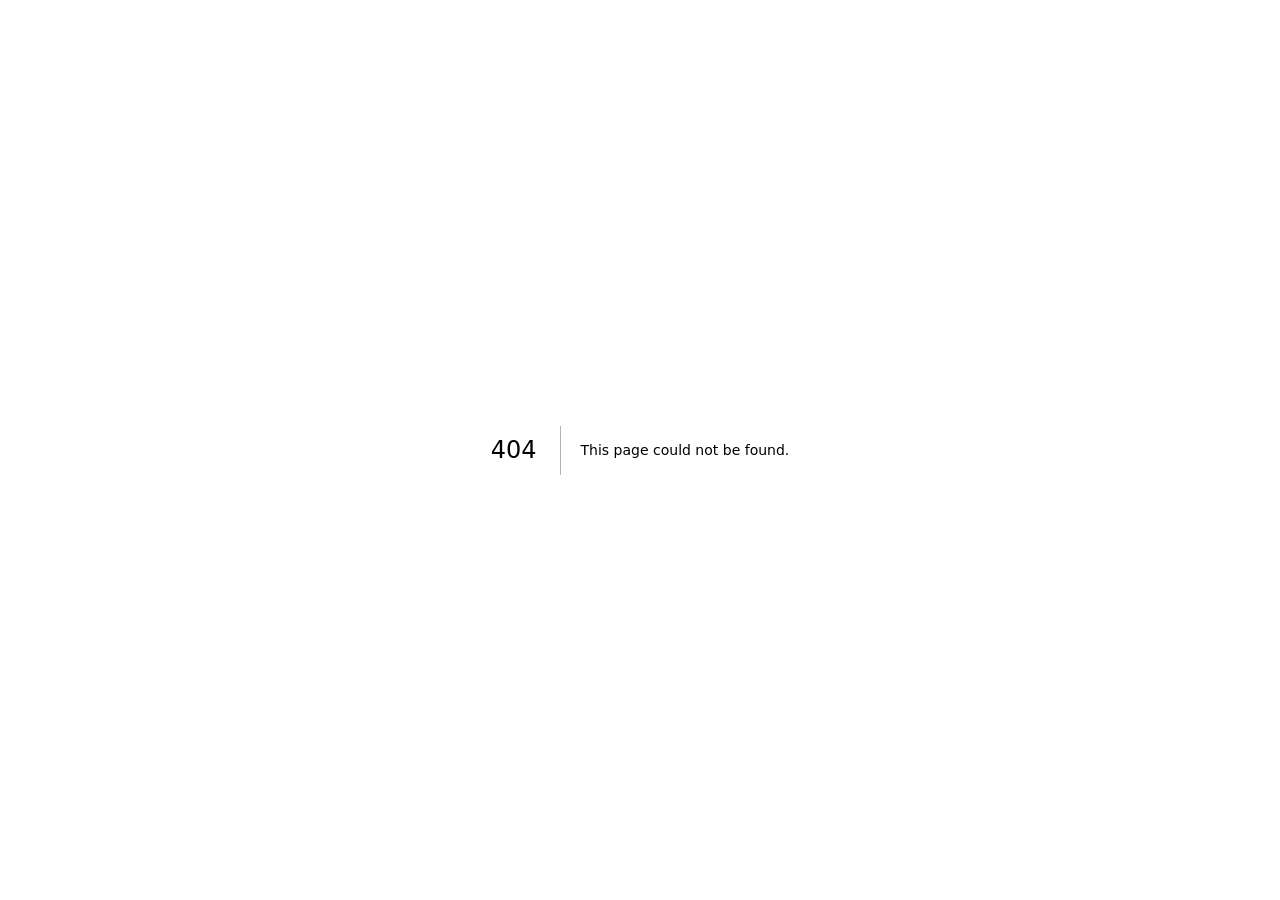
<file: 404/index.html>
<!DOCTYPE html><html lang="en"><head><meta charSet="utf-8"/><meta name="viewport" content="width=device-width, initial-scale=1"/><link rel="stylesheet" href="/_next/static/chunks/2xankndu7o22z.css" data-precedence="next"/><link rel="preload" as="script" fetchPriority="low" href="/_next/static/chunks/2vhtzjbr8i687.js"/><script src="/_next/static/chunks/2b-tw-9vfu33i.js" async=""></script><script src="/_next/static/chunks/3zk79ist9okmb.js" async=""></script><script src="/_next/static/chunks/3f5qma-dnbsr7.js" async=""></script><script src="/_next/static/chunks/turbopack-3d24m-jaieok0.js" async=""></script><script src="/_next/static/chunks/1usqf_aj3l7xp.js" async=""></script><script src="/_next/static/chunks/095a-ldy5m8pw.js" async=""></script><meta name="robots" content="noindex"/><link rel="icon" href="/assets/tempo-icon.png"/><title>404: This page could not be found.</title><title>Tempo — The calendar that plans itself</title><meta name="description" content="An indie iOS/watchOS calendar app that auto-schedules tasks around real availability. Launching June 30, 2026."/><meta name="author" content="James O&#x27;Brien"/><meta name="keywords" content="calendar,iOS,productivity,scheduling,indie app"/><meta property="og:title" content="Tempo — The calendar that plans itself"/><meta property="og:description" content="An indie iOS/watchOS calendar app that auto-schedules tasks around real availability."/><meta property="og:url" content="https://tempocalendar.app/"/><meta property="og:site_name" content="Tempo"/><meta property="og:locale" content="en_US"/><meta property="og:image" content="http://localhost:3000/assets/tempo-icon.png"/><meta property="og:image:width" content="1024"/><meta property="og:image:height" content="1024"/><meta property="og:image:alt" content="Tempo app icon"/><meta property="og:type" content="website"/><meta name="twitter:card" content="summary_large_image"/><meta name="twitter:title" content="Tempo — The calendar that plans itself"/><meta name="twitter:description" content="An indie iOS/watchOS calendar app that auto-schedules tasks around real availability."/><meta name="twitter:image" content="http://localhost:3000/assets/tempo-icon.png"/><meta name="twitter:image:alt" content="Tempo app icon"/><meta name="twitter:image:width" content="1024"/><meta name="twitter:image:height" content="1024"/><link rel="icon" href="/favicon.ico?favicon.2vob68tjqpejf.ico" sizes="256x256" type="image/x-icon"/><script src="/_next/static/chunks/0cz1d0mv5g_q7.js" noModule=""></script></head><body><div hidden=""><!--$--><!--/$--></div><div data-theme="stone"><div style="font-family:system-ui,&quot;Segoe UI&quot;,Roboto,Helvetica,Arial,sans-serif,&quot;Apple Color Emoji&quot;,&quot;Segoe UI Emoji&quot;;height:100vh;text-align:center;display:flex;flex-direction:column;align-items:center;justify-content:center"><div><style>body{color:#000;background:#fff;margin:0}.next-error-h1{border-right:1px solid rgba(0,0,0,.3)}@media (prefers-color-scheme:dark){body{color:#fff;background:#000}.next-error-h1{border-right:1px solid rgba(255,255,255,.3)}}</style><h1 class="next-error-h1" style="display:inline-block;margin:0 20px 0 0;padding:0 23px 0 0;font-size:24px;font-weight:500;vertical-align:top;line-height:49px">404</h1><div style="display:inline-block"><h2 style="font-size:14px;font-weight:400;line-height:49px;margin:0">This page could not be found.</h2></div></div></div><!--$--><!--/$--></div><script src="/_next/static/chunks/2vhtzjbr8i687.js" id="_R_" async=""></script><script>(self.__next_f=self.__next_f||[]).push([0])</script><script>self.__next_f.push([1,"1:\"$Sreact.fragment\"\n2:I[43559,[\"/_next/static/chunks/1usqf_aj3l7xp.js\",\"/_next/static/chunks/095a-ldy5m8pw.js\"],\"ThemeProvider\"]\n3:I[48712,[\"/_next/static/chunks/1usqf_aj3l7xp.js\",\"/_next/static/chunks/095a-ldy5m8pw.js\"],\"default\"]\n4:I[32614,[\"/_next/static/chunks/1usqf_aj3l7xp.js\",\"/_next/static/chunks/095a-ldy5m8pw.js\"],\"default\"]\n5:I[56321,[\"/_next/static/chunks/1usqf_aj3l7xp.js\",\"/_next/static/chunks/095a-ldy5m8pw.js\"],\"OutletBoundary\"]\n6:\"$Sreact.suspense\"\n9:I[56321,[\"/_next/static/chunks/1usqf_aj3l7xp.js\",\"/_next/static/chunks/095a-ldy5m8pw.js\"],\"ViewportBoundary\"]\nb:I[56321,[\"/_next/static/chunks/1usqf_aj3l7xp.js\",\"/_next/static/chunks/095a-ldy5m8pw.js\"],\"MetadataBoundary\"]\nd:I[54659,[\"/_next/static/chunks/1usqf_aj3l7xp.js\",\"/_next/static/chunks/095a-ldy5m8pw.js\"],\"default\",1]\n:HL[\"/_next/static/chunks/2xankndu7o22z.css\",\"style\"]\n"])</script><script>self.__next_f.push([1,"0:{\"P\":null,\"c\":[\"\",\"_not-found\",\"\"],\"q\":\"\",\"i\":false,\"f\":[[[\"\",{\"children\":[\"/_not-found\",{\"children\":[\"__PAGE__\",{}]}]},\"$undefined\",\"$undefined\",16],[[\"$\",\"$1\",\"c\",{\"children\":[[[\"$\",\"link\",\"0\",{\"rel\":\"stylesheet\",\"href\":\"/_next/static/chunks/2xankndu7o22z.css\",\"precedence\":\"next\",\"crossOrigin\":\"$undefined\",\"nonce\":\"$undefined\"}],[\"$\",\"script\",\"script-0\",{\"src\":\"/_next/static/chunks/1usqf_aj3l7xp.js\",\"async\":true,\"nonce\":\"$undefined\"}],[\"$\",\"script\",\"script-1\",{\"src\":\"/_next/static/chunks/095a-ldy5m8pw.js\",\"async\":true,\"nonce\":\"$undefined\"}]],[\"$\",\"html\",null,{\"lang\":\"en\",\"children\":[[\"$\",\"head\",null,{\"children\":[\"$\",\"link\",null,{\"rel\":\"icon\",\"href\":\"/assets/tempo-icon.png\"}]}],[\"$\",\"body\",null,{\"children\":[\"$\",\"$L2\",null,{\"children\":[\"$\",\"$L3\",null,{\"parallelRouterKey\":\"children\",\"error\":\"$undefined\",\"errorStyles\":\"$undefined\",\"errorScripts\":\"$undefined\",\"template\":[\"$\",\"$L4\",null,{}],\"templateStyles\":\"$undefined\",\"templateScripts\":\"$undefined\",\"notFound\":[[[\"$\",\"title\",null,{\"children\":\"404: This page could not be found.\"}],[\"$\",\"div\",null,{\"style\":{\"fontFamily\":\"system-ui,\\\"Segoe UI\\\",Roboto,Helvetica,Arial,sans-serif,\\\"Apple Color Emoji\\\",\\\"Segoe UI Emoji\\\"\",\"height\":\"100vh\",\"textAlign\":\"center\",\"display\":\"flex\",\"flexDirection\":\"column\",\"alignItems\":\"center\",\"justifyContent\":\"center\"},\"children\":[\"$\",\"div\",null,{\"children\":[[\"$\",\"style\",null,{\"dangerouslySetInnerHTML\":{\"__html\":\"body{color:#000;background:#fff;margin:0}.next-error-h1{border-right:1px solid rgba(0,0,0,.3)}@media (prefers-color-scheme:dark){body{color:#fff;background:#000}.next-error-h1{border-right:1px solid rgba(255,255,255,.3)}}\"}}],[\"$\",\"h1\",null,{\"className\":\"next-error-h1\",\"style\":{\"display\":\"inline-block\",\"margin\":\"0 20px 0 0\",\"padding\":\"0 23px 0 0\",\"fontSize\":24,\"fontWeight\":500,\"verticalAlign\":\"top\",\"lineHeight\":\"49px\"},\"children\":404}],[\"$\",\"div\",null,{\"style\":{\"display\":\"inline-block\"},\"children\":[\"$\",\"h2\",null,{\"style\":{\"fontSize\":14,\"fontWeight\":400,\"lineHeight\":\"49px\",\"margin\":0},\"children\":\"This page could not be found.\"}]}]]}]}]],[]],\"forbidden\":\"$undefined\",\"unauthorized\":\"$undefined\"}]}]}]]}]]}],{\"children\":[[\"$\",\"$1\",\"c\",{\"children\":[null,[\"$\",\"$L3\",null,{\"parallelRouterKey\":\"children\",\"error\":\"$undefined\",\"errorStyles\":\"$undefined\",\"errorScripts\":\"$undefined\",\"template\":[\"$\",\"$L4\",null,{}],\"templateStyles\":\"$undefined\",\"templateScripts\":\"$undefined\",\"notFound\":\"$undefined\",\"forbidden\":\"$undefined\",\"unauthorized\":\"$undefined\"}]]}],{\"children\":[[\"$\",\"$1\",\"c\",{\"children\":[[[\"$\",\"title\",null,{\"children\":\"404: This page could not be found.\"}],[\"$\",\"div\",null,{\"style\":\"$0:f:0:1:0:props:children:1:props:children:1:props:children:props:children:props:notFound:0:1:props:style\",\"children\":[\"$\",\"div\",null,{\"children\":[[\"$\",\"style\",null,{\"dangerouslySetInnerHTML\":{\"__html\":\"body{color:#000;background:#fff;margin:0}.next-error-h1{border-right:1px solid rgba(0,0,0,.3)}@media (prefers-color-scheme:dark){body{color:#fff;background:#000}.next-error-h1{border-right:1px solid rgba(255,255,255,.3)}}\"}}],[\"$\",\"h1\",null,{\"className\":\"next-error-h1\",\"style\":\"$0:f:0:1:0:props:children:1:props:children:1:props:children:props:children:props:notFound:0:1:props:children:props:children:1:props:style\",\"children\":404}],[\"$\",\"div\",null,{\"style\":\"$0:f:0:1:0:props:children:1:props:children:1:props:children:props:children:props:notFound:0:1:props:children:props:children:2:props:style\",\"children\":[\"$\",\"h2\",null,{\"style\":\"$0:f:0:1:0:props:children:1:props:children:1:props:children:props:children:props:notFound:0:1:props:children:props:children:2:props:children:props:style\",\"children\":\"This page could not be found.\"}]}]]}]}]],null,[\"$\",\"$L5\",null,{\"children\":[\"$\",\"$6\",null,{\"name\":\"Next.MetadataOutlet\",\"children\":\"$@7\"}]}]]}],{},null,false,null]},null,false,\"$@8\"]},null,false,null],[\"$\",\"$1\",\"h\",{\"children\":[[\"$\",\"meta\",null,{\"name\":\"robots\",\"content\":\"noindex\"}],[\"$\",\"$L9\",null,{\"children\":\"$La\"}],[\"$\",\"div\",null,{\"hidden\":true,\"children\":[\"$\",\"$Lb\",null,{\"children\":[\"$\",\"$6\",null,{\"name\":\"Next.Metadata\",\"children\":\"$Lc\"}]}]}],null]}],false]],\"m\":\"$undefined\",\"G\":[\"$d\",[[\"$\",\"link\",\"0\",{\"rel\":\"stylesheet\",\"href\":\"/_next/static/chunks/2xankndu7o22z.css\",\"precedence\":\"next\",\"crossOrigin\":\"$undefined\",\"nonce\":\"$undefined\"}]]],\"S\":true,\"h\":null,\"s\":\"$undefined\",\"l\":\"$undefined\",\"p\":\"$undefined\",\"d\":\"$undefined\",\"b\":\"mDxVkOCb_1IUYzV6MWWVq\"}\n"])</script><script>self.__next_f.push([1,"e:[]\n8:\"$We\"\n"])</script><script>self.__next_f.push([1,"a:[[\"$\",\"meta\",\"0\",{\"charSet\":\"utf-8\"}],[\"$\",\"meta\",\"1\",{\"name\":\"viewport\",\"content\":\"width=device-width, initial-scale=1\"}]]\n"])</script><script>self.__next_f.push([1,"f:I[54148,[\"/_next/static/chunks/1usqf_aj3l7xp.js\",\"/_next/static/chunks/095a-ldy5m8pw.js\"],\"IconMark\"]\n7:null\n"])</script><script>self.__next_f.push([1,"c:[[\"$\",\"title\",\"0\",{\"children\":\"Tempo — The calendar that plans itself\"}],[\"$\",\"meta\",\"1\",{\"name\":\"description\",\"content\":\"An indie iOS/watchOS calendar app that auto-schedules tasks around real availability. Launching June 30, 2026.\"}],[\"$\",\"meta\",\"2\",{\"name\":\"author\",\"content\":\"James O'Brien\"}],[\"$\",\"meta\",\"3\",{\"name\":\"keywords\",\"content\":\"calendar,iOS,productivity,scheduling,indie app\"}],[\"$\",\"meta\",\"4\",{\"property\":\"og:title\",\"content\":\"Tempo — The calendar that plans itself\"}],[\"$\",\"meta\",\"5\",{\"property\":\"og:description\",\"content\":\"An indie iOS/watchOS calendar app that auto-schedules tasks around real availability.\"}],[\"$\",\"meta\",\"6\",{\"property\":\"og:url\",\"content\":\"https://tempocalendar.app/\"}],[\"$\",\"meta\",\"7\",{\"property\":\"og:site_name\",\"content\":\"Tempo\"}],[\"$\",\"meta\",\"8\",{\"property\":\"og:locale\",\"content\":\"en_US\"}],[\"$\",\"meta\",\"9\",{\"property\":\"og:image\",\"content\":\"http://localhost:3000/assets/tempo-icon.png\"}],[\"$\",\"meta\",\"10\",{\"property\":\"og:image:width\",\"content\":\"1024\"}],[\"$\",\"meta\",\"11\",{\"property\":\"og:image:height\",\"content\":\"1024\"}],[\"$\",\"meta\",\"12\",{\"property\":\"og:image:alt\",\"content\":\"Tempo app icon\"}],[\"$\",\"meta\",\"13\",{\"property\":\"og:type\",\"content\":\"website\"}],[\"$\",\"meta\",\"14\",{\"name\":\"twitter:card\",\"content\":\"summary_large_image\"}],[\"$\",\"meta\",\"15\",{\"name\":\"twitter:title\",\"content\":\"Tempo — The calendar that plans itself\"}],[\"$\",\"meta\",\"16\",{\"name\":\"twitter:description\",\"content\":\"An indie iOS/watchOS calendar app that auto-schedules tasks around real availability.\"}],[\"$\",\"meta\",\"17\",{\"name\":\"twitter:image\",\"content\":\"http://localhost:3000/assets/tempo-icon.png\"}],[\"$\",\"meta\",\"18\",{\"name\":\"twitter:image:alt\",\"content\":\"Tempo app icon\"}],[\"$\",\"meta\",\"19\",{\"name\":\"twitter:image:width\",\"content\":\"1024\"}],[\"$\",\"meta\",\"20\",{\"name\":\"twitter:image:height\",\"content\":\"1024\"}],[\"$\",\"link\",\"21\",{\"rel\":\"icon\",\"href\":\"/favicon.ico?favicon.2vob68tjqpejf.ico\",\"sizes\":\"256x256\",\"type\":\"image/x-icon\"}],[\"$\",\"$Lf\",\"22\",{}]]\n"])</script></body></html>
</file>
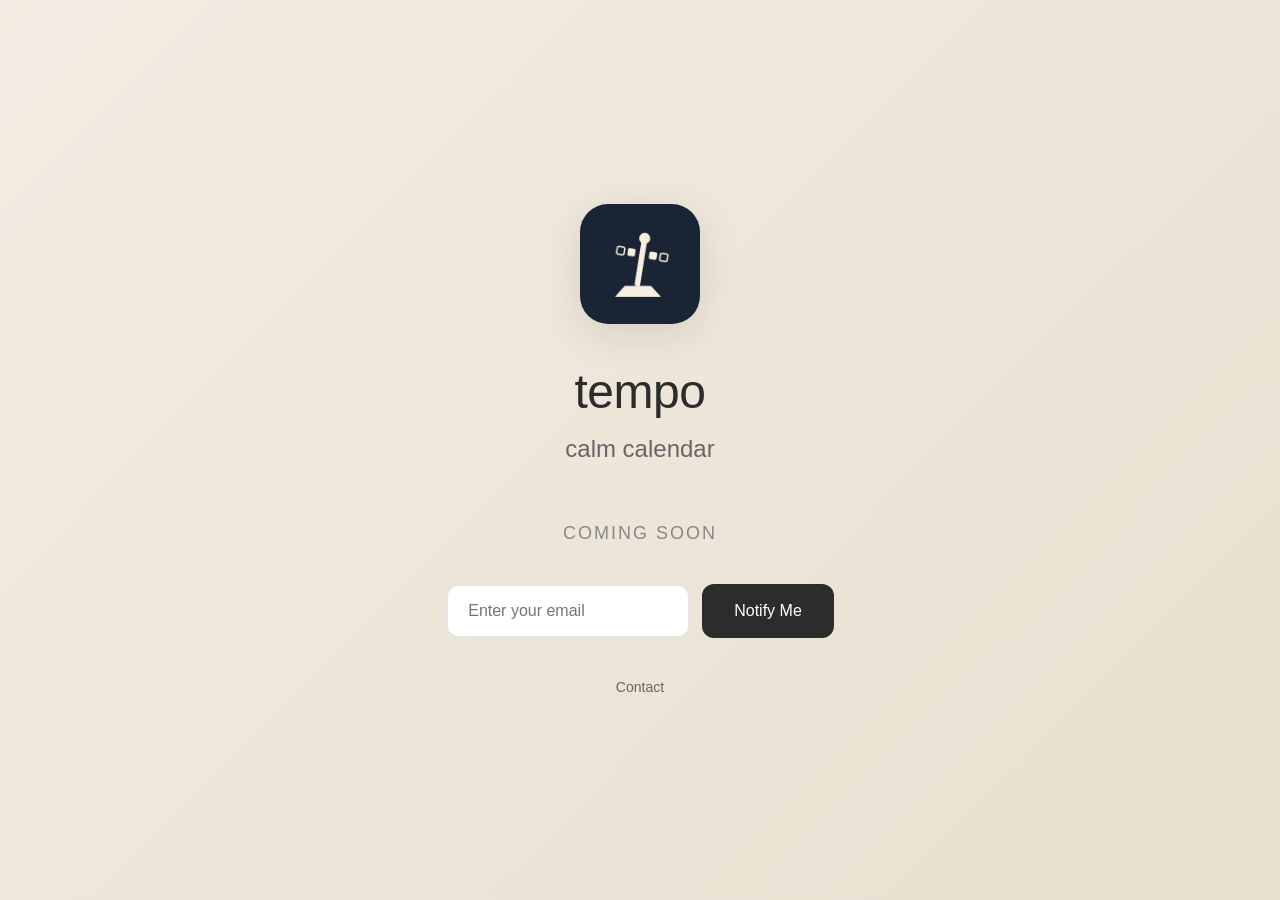
<file: coming-soon-backup.html>
<!DOCTYPE html>
<html lang="en">
<head>
    <meta charset="UTF-8">
    <meta name="viewport" content="width=device-width, initial-scale=1.0">
    <title>tempo: calm calendar - Coming Soon</title>
    <meta name="description" content="A calm, beautiful calendar app. Coming soon to iOS.">
    <style>
        * {
            margin: 0;
            padding: 0;
            box-sizing: border-box;
        }

        body {
            font-family: -apple-system, BlinkMacSystemFont, 'Segoe UI', Roboto, Oxygen, Ubuntu, Cantarell, sans-serif;
            background: linear-gradient(135deg, #F4ECE2 0%, #E8DFD0 100%);
            min-height: 100vh;
            display: flex;
            align-items: center;
            justify-content: center;
            color: #2c2c2c;
            padding: 20px;
        }

        .container {
            text-align: center;
            max-width: 600px;
            animation: fadeIn 1s ease-in;
        }

        @keyframes fadeIn {
            from { opacity: 0; transform: translateY(20px); }
            to { opacity: 1; transform: translateY(0); }
        }

        .logo {
            width: 120px;
            height: 120px;
            margin: 0 auto 40px;
            border-radius: 28px;
            overflow: hidden;
            box-shadow: 0 10px 40px rgba(0, 0, 0, 0.1);
        }

        .logo img {
            width: 100%;
            height: 100%;
            object-fit: cover;
        }

        h1 {
            font-size: 48px;
            font-weight: 300;
            margin-bottom: 16px;
            letter-spacing: -0.5px;
        }

        .tagline {
            font-size: 24px;
            color: #666;
            margin-bottom: 60px;
            font-weight: 300;
        }

        .coming-soon {
            font-size: 18px;
            color: #888;
            margin-bottom: 40px;
            letter-spacing: 2px;
            text-transform: uppercase;
            font-weight: 500;
        }

        .notify-form {
            display: flex;
            gap: 12px;
            max-width: 400px;
            margin: 0 auto 30px;
        }

        .notify-form input {
            flex: 1;
            padding: 16px 20px;
            border: 2px solid rgba(0, 0, 0, 0.1);
            border-radius: 12px;
            font-size: 16px;
            background: white;
            transition: all 0.3s ease;
        }

        .notify-form input:focus {
            outline: none;
            border-color: #2c2c2c;
            box-shadow: 0 4px 12px rgba(0, 0, 0, 0.1);
        }

        .notify-form button {
            padding: 16px 32px;
            background: #2c2c2c;
            color: white;
            border: none;
            border-radius: 12px;
            font-size: 16px;
            font-weight: 500;
            cursor: pointer;
            transition: all 0.3s ease;
        }

        .notify-form button:hover {
            background: #1a1a1a;
            transform: translateY(-2px);
            box-shadow: 0 6px 20px rgba(0, 0, 0, 0.2);
        }

        .social {
            margin-top: 40px;
        }

        .social a {
            color: #666;
            text-decoration: none;
            margin: 0 12px;
            font-size: 14px;
            transition: color 0.3s ease;
        }

        .social a:hover {
            color: #2c2c2c;
        }

        @media (max-width: 600px) {
            h1 { font-size: 36px; }
            .tagline { font-size: 20px; }
            .notify-form {
                flex-direction: column;
            }
        }
    </style>
</head>
<body>
    <div class="container">
        <div class="logo">
            <img src="assets/tempo-icon.png" alt="Tempo Calendar Icon">
        </div>
        <h1>tempo</h1>
        <p class="tagline">calm calendar</p>
        <p class="coming-soon">Coming Soon</p>
        
        <form class="notify-form" action="https://docs.google.com/forms/d/e/YOUR_FORM_ID/formResponse" method="POST" target="_blank" onsubmit="showThankYou()">
            <input type="email" name="emailAddress" placeholder="Enter your email" required>
            <button type="submit">Notify Me</button>
        </form>

        <div class="social">
            <a href="mailto:tempo.studios@proton.me">Contact</a>
        </div>
    </div>

    <script>
        function showThankYou() {
            setTimeout(() => {
                document.querySelector('.notify-form').innerHTML = '<p style="color: #2c2c2c; font-size: 18px;">Thank you! We\'ll notify you when we launch.</p>';
            }, 100);
        }
    </script>
</body>
</html>
</file>
<file: _next/static/chunks/2xankndu7o22z.css>
@layer properties{@supports (((-webkit-hyphens:none)) and (not (margin-trim:inline))) or ((-moz-orient:inline) and (not (color:rgb(from red r g b)))){*,:before,:after,::backdrop{--tw-scale-x:1;--tw-scale-y:1;--tw-scale-z:1;--tw-border-style:solid;--tw-leading:initial;--tw-shadow:0 0 #0000;--tw-shadow-color:initial;--tw-shadow-alpha:100%;--tw-inset-shadow:0 0 #0000;--tw-inset-shadow-color:initial;--tw-inset-shadow-alpha:100%;--tw-ring-color:initial;--tw-ring-shadow:0 0 #0000;--tw-inset-ring-color:initial;--tw-inset-ring-shadow:0 0 #0000;--tw-ring-inset:initial;--tw-ring-offset-width:0px;--tw-ring-offset-color:#fff;--tw-ring-offset-shadow:0 0 #0000;--tw-duration:initial}}}.sr-only{clip-path:inset(50%);white-space:nowrap;border-width:0;width:1px;height:1px;margin:-1px;padding:0;position:absolute;overflow:hidden}.absolute{position:absolute}.relative{position:relative}.static{position:static}.sticky{position:sticky}.z-50{z-index:50}.m-auto{margin:auto}.mx-auto{margin-inline:auto}.flex{display:flex}.grid{display:grid}.hidden{display:none}.inline-flex{display:inline-flex}.h-\[560px\]{height:560px}.h-px{height:1px}.h-screen{height:100vh}.w-\[280px\]{width:280px}.w-full{width:100%}.max-w-\[1180px\]{max-width:1180px}.flex-1{flex:1}.flex-shrink-0{flex-shrink:0}.scale-110{--tw-scale-x:110%;--tw-scale-y:110%;--tw-scale-z:110%;scale:var(--tw-scale-x) var(--tw-scale-y)}.flex-col{flex-direction:column}.flex-wrap{flex-wrap:wrap}.items-baseline{align-items:baseline}.items-center{align-items:center}.items-start{align-items:flex-start}.justify-between{justify-content:space-between}.justify-center{justify-content:center}.rounded-\[52px\]{border-radius:52px}.rounded-full{border-radius:3.40282e38px}.border{border-style:var(--tw-border-style);border-width:1px}.border-2{border-style:var(--tw-border-style);border-width:2px}.border-t{border-top-style:var(--tw-border-style);border-top-width:1px}.border-b{border-bottom-style:var(--tw-border-style);border-bottom-width:1px}.bg-transparent{background-color:#0000}.text-center{text-align:center}.leading-\[0\.98\]{--tw-leading:.98;line-height:.98}.uppercase{text-transform:uppercase}.opacity-70{opacity:.7}.opacity-80{opacity:.8}.opacity-90{opacity:.9}.ring-4{--tw-ring-shadow:var(--tw-ring-inset,) 0 0 0 calc(4px + var(--tw-ring-offset-width)) var(--tw-ring-color,currentcolor);box-shadow:var(--tw-inset-shadow), var(--tw-inset-ring-shadow), var(--tw-ring-offset-shadow), var(--tw-ring-shadow), var(--tw-shadow)}.transition{transition-property:color,background-color,border-color,outline-color,text-decoration-color,fill,stroke,--tw-gradient-from,--tw-gradient-via,--tw-gradient-to,opacity,box-shadow,transform,translate,scale,rotate,filter,-webkit-backdrop-filter,backdrop-filter,display,content-visibility,overlay,pointer-events;transition-timing-function:var(--tw-ease,ease);transition-duration:var(--tw-duration,0s)}.transition-all{transition-property:all;transition-timing-function:var(--tw-ease,ease);transition-duration:var(--tw-duration,0s)}.transition-transform{transition-property:transform,translate,scale,rotate;transition-timing-function:var(--tw-ease,ease);transition-duration:var(--tw-duration,0s)}.duration-300{--tw-duration:.3s;transition-duration:.3s}@media (hover:hover){.hover\:scale-110:hover{--tw-scale-x:110%;--tw-scale-y:110%;--tw-scale-z:110%;scale:var(--tw-scale-x) var(--tw-scale-y)}}.focus\:outline-none:focus{--tw-outline-style:none;outline-style:none}.disabled\:opacity-50:disabled{opacity:.5}:root{--paper:#f4f3f0;--paper-deep:#eae8e3;--paper-card:#fcfbf9;--paper-line:#e4e1da;--ink:#2a2724;--ink-soft:#565049;--ink-faint:#918b82;--accent:#585450;--accent-deep:#403c38;--accent-soft:#d8d4ce;--accent-tint:#ece9e4;--accent-ink:#fff;--screen-bg:var(--paper-card);--screen-card:#fff;--screen-line:var(--paper-line)}@supports (color:color-mix(in lab, red, red)){:root{--screen-line:color-mix(in srgb, var(--paper-line) 70%, #fff)}}:root{--sans:-apple-system, BlinkMacSystemFont, "SF Pro Display", "SF Pro Text", "Segoe UI", system-ui, "Helvetica Neue", Helvetica, Arial, sans-serif;--mono:"SF Mono", ui-monospace, "JetBrains Mono", "Menlo", monospace;--ease:cubic-bezier(.22,.61,.36,1);--spring:cubic-bezier(.34,1.56,.64,1);--shadow-phone:0 40px 80px -30px #3c281473, 0 12px 30px -12px #3c281440;--shadow-card:0 16px 40px -24px #46321e59}[data-theme=stone]{--accent:#585450;--accent-deep:#403c38;--accent-soft:#d8d4ce;--accent-tint:#ece9e4;--paper:#f4f3f0;--paper-deep:#eae8e3;--paper-card:#fcfbf9;--paper-line:#e4e1da}[data-theme=default]{--accent:#3a76d8;--accent-deep:#2c5cb0;--accent-soft:#cfe0fb;--accent-tint:#e8f0fe;--paper:#eef1f5;--paper-deep:#e4e9f0;--paper-card:#fbfcfe;--paper-line:#dde4ee}[data-theme=sunset]{--accent:#e08a6e;--accent-deep:#c46a4f;--accent-soft:#f7d8cb;--accent-tint:#fbeae2;--paper:#f6ece5;--paper-deep:#efe0d6;--paper-card:#fdf7f3;--paper-line:#ecd9cc}[data-theme=cherry]{--accent:#d98aa6;--accent-deep:#bd6986;--accent-soft:#f6d6e0;--accent-tint:#fce9ef;--paper:#f6ecef;--paper-deep:#efdee4;--paper-card:#fdf6f8;--paper-line:#ecd5dc}[data-theme=mocha]{--accent:#b07a4a;--accent-deep:#8c5d34;--accent-soft:#e8d3bd;--accent-tint:#f3e6d6;--paper:#f4ece2;--paper-deep:#ece1d2;--paper-card:#fbf6ef;--paper-line:#e3d6c4}[data-theme=garden]{--accent:#6e8d5e;--accent-deep:#566f49;--accent-soft:#d6e2c9;--accent-tint:#e9f0e0;--paper:#eef2e9;--paper-deep:#e4ebdb;--paper-card:#fafcf7;--paper-line:#dbe5cf}[data-theme=lofi]{--accent:#8d7fc4;--accent-deep:#6f61a8;--accent-soft:#ddd6f0;--accent-tint:#ece8f7;--paper:#efedf5;--paper-deep:#e6e2f0;--paper-card:#fbfafe;--paper-line:#ddd8ec}[data-theme=slate]{--accent:#4fae93;--accent-deep:#3a8c74;--accent-soft:#c9e8de;--accent-tint:#e1f2ec;--paper:#e9f0ee;--paper-deep:#dde8e4;--paper-card:#f7fbfa;--paper-line:#d2e2dc}[data-theme=indigo]{--accent:#6a5bc4;--accent-deep:#5244a6;--accent-soft:#d6d0f0;--accent-tint:#e8e4f7;--paper:#edebf4;--paper-deep:#e3e0ef;--paper-card:#faf9fd;--paper-line:#dad5ec}:root,[data-theme]{transition:background-color .5s var(--ease), color .5s var(--ease)}*{transition-property:background-color,border-color,color;transition-duration:.5s;transition-timing-function:var(--ease)}body{font-family:var(--sans);background-color:var(--paper);color:var(--ink-soft)}@property --tw-scale-x{syntax:"*";inherits:false;initial-value:1}@property --tw-scale-y{syntax:"*";inherits:false;initial-value:1}@property --tw-scale-z{syntax:"*";inherits:false;initial-value:1}@property --tw-border-style{syntax:"*";inherits:false;initial-value:solid}@property --tw-leading{syntax:"*";inherits:false}@property --tw-shadow{syntax:"*";inherits:false;initial-value:0 0 #0000}@property --tw-shadow-color{syntax:"*";inherits:false}@property --tw-shadow-alpha{syntax:"<percentage>";inherits:false;initial-value:100%}@property --tw-inset-shadow{syntax:"*";inherits:false;initial-value:0 0 #0000}@property --tw-inset-shadow-color{syntax:"*";inherits:false}@property --tw-inset-shadow-alpha{syntax:"<percentage>";inherits:false;initial-value:100%}@property --tw-ring-color{syntax:"*";inherits:false}@property --tw-ring-shadow{syntax:"*";inherits:false;initial-value:0 0 #0000}@property --tw-inset-ring-color{syntax:"*";inherits:false}@property --tw-inset-ring-shadow{syntax:"*";inherits:false;initial-value:0 0 #0000}@property --tw-ring-inset{syntax:"*";inherits:false}@property --tw-ring-offset-width{syntax:"<length>";inherits:false;initial-value:0}@property --tw-ring-offset-color{syntax:"*";inherits:false;initial-value:#fff}@property --tw-ring-offset-shadow{syntax:"*";inherits:false;initial-value:0 0 #0000}@property --tw-duration{syntax:"*";inherits:false}
</file>
